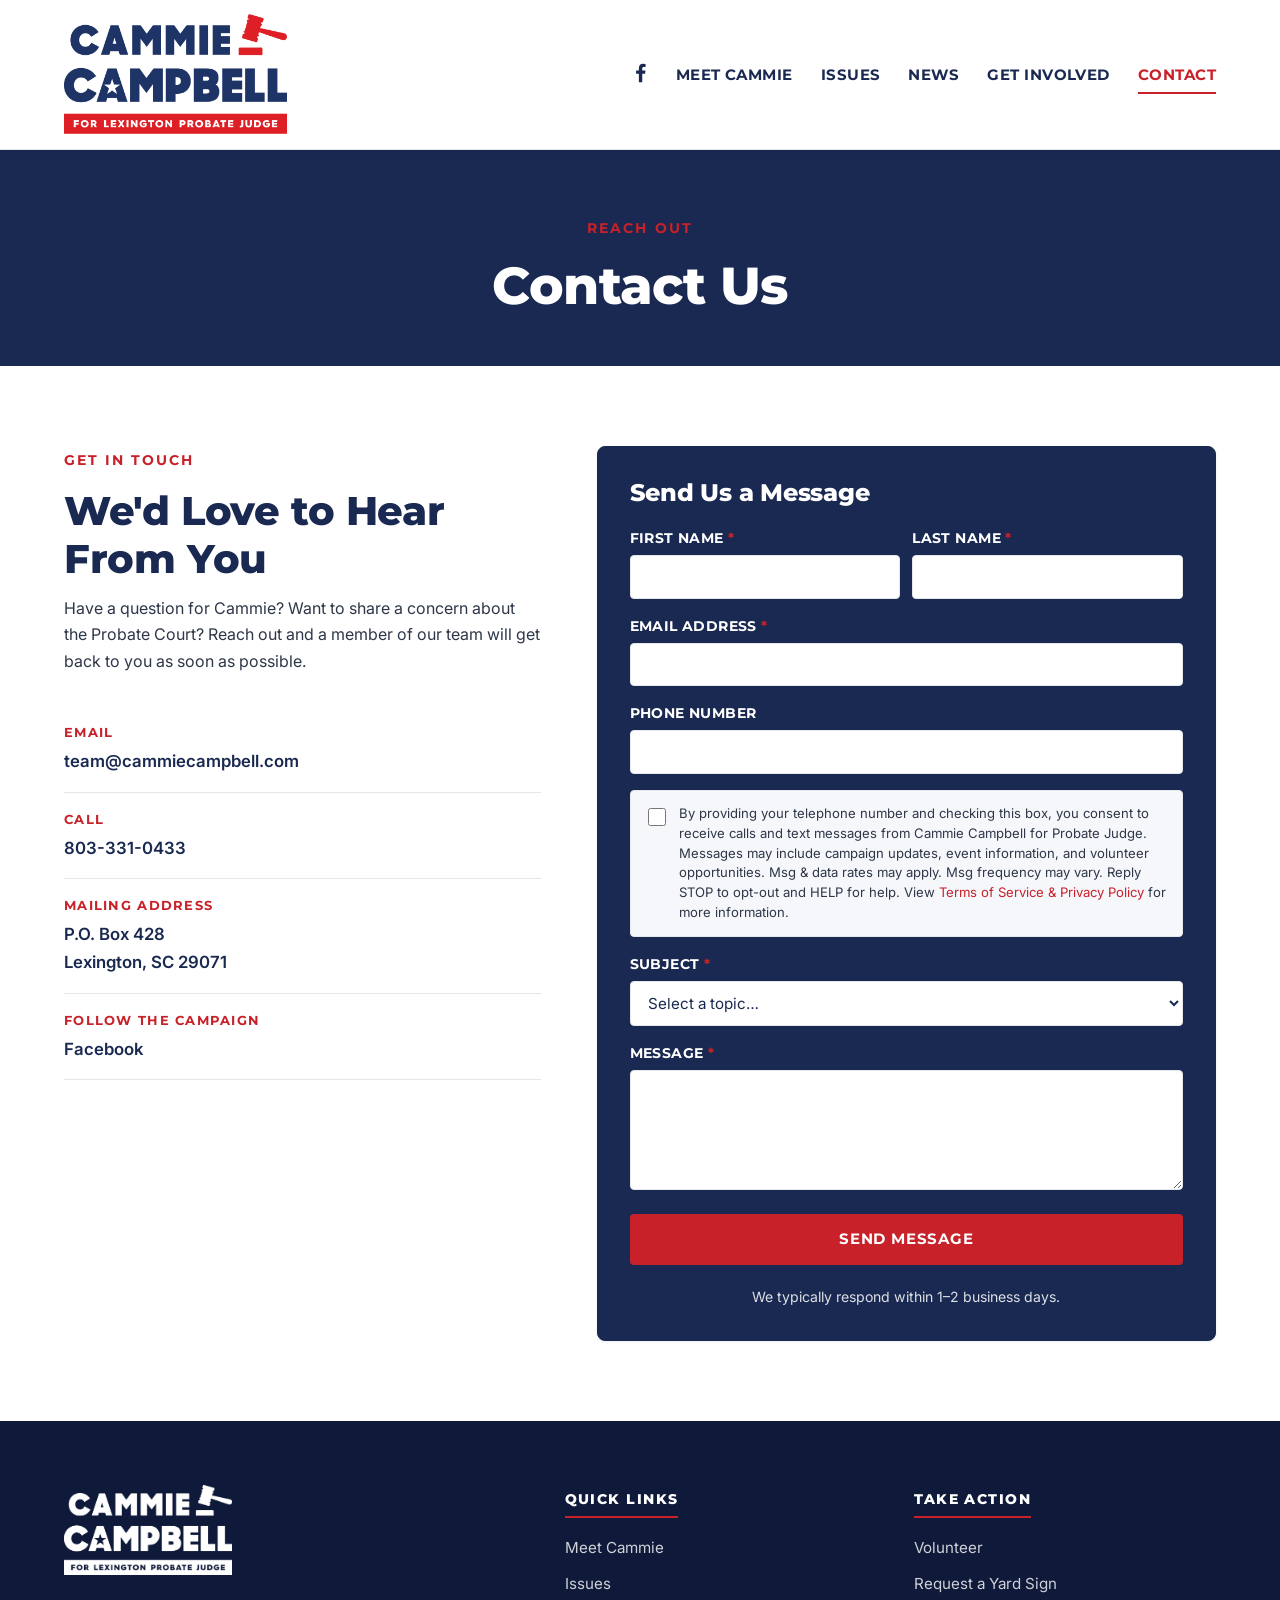
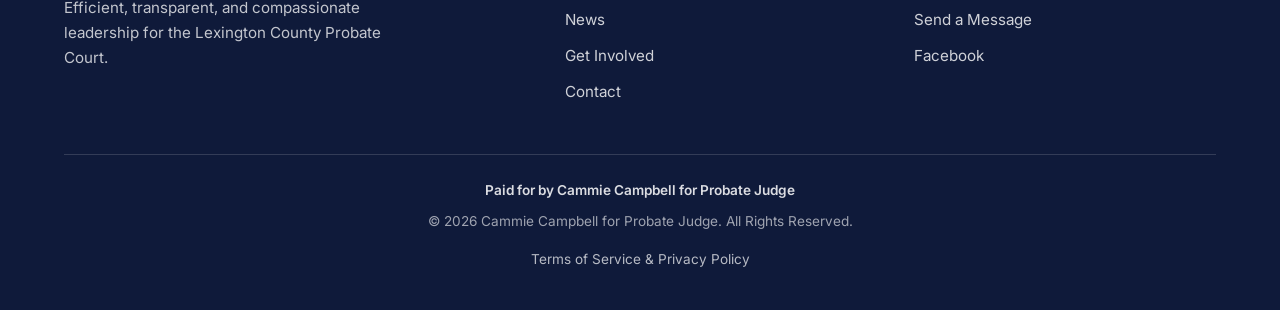
<file: contact/index.html>
<!DOCTYPE html>
<html lang="en">
<head>
<meta charset="UTF-8">
<meta name="viewport" content="width=device-width, initial-scale=1.0">
<title>Contact Us | Cammie Campbell for Probate Judge</title>
<meta name="description" content="Contact Cammie Campbell's campaign for Lexington County Probate Judge. Email, phone, and mailing address.">
<!-- Open Graph / Facebook / LinkedIn -->
<meta property="og:type" content="website">
<meta property="og:url" content="https://cammiecampbell.com/contact/">
<meta property="og:title" content="Contact | Cammie Campbell for Probate Judge">
<meta property="og:description" content="Get in touch with the Cammie Campbell for Probate Judge campaign. Send a message, ask a question, or share your support.">
<meta property="og:image" content="https://cammiecampbell.com/images/og-image.png">
<meta property="og:image:width" content="1200">
<meta property="og:image:height" content="630">
<meta property="og:site_name" content="Cammie Campbell for Probate Judge">
<!-- Twitter / X -->
<meta name="twitter:card" content="summary_large_image">
<meta name="twitter:url" content="https://cammiecampbell.com/contact/">
<meta name="twitter:title" content="Contact | Cammie Campbell for Probate Judge">
<meta name="twitter:description" content="Get in touch with the Cammie Campbell for Probate Judge campaign. Send a message, ask a question, or share your support.">
<meta name="twitter:image" content="https://cammiecampbell.com/images/og-image.png">
<link rel="icon" type="image/png" href="../images/favicon.png">
<link rel="preconnect" href="https://fonts.googleapis.com">
<link rel="preconnect" href="https://fonts.gstatic.com" crossorigin>
<link href="https://fonts.googleapis.com/css2?family=Inter:wght@400;500;600;700&family=Montserrat:wght@500;600;700;800;900&display=swap" rel="stylesheet">
<link rel="stylesheet" href="../css/styles.css">
</head>
<body>

<!-- =======================  HEADER  ======================= -->
<header class="site-header">
  <div class="header-inner">
    <a href="../" class="site-logo" aria-label="Cammie Campbell for Probate Judge — Home">
      <img src="../images/logo.webp" alt="Cammie Campbell for Probate Judge">
    </a>
    <button class="nav-toggle" aria-label="Toggle navigation" aria-expanded="false">
      <span></span><span></span><span></span>
    </button>
    <nav class="main-nav" aria-label="Main navigation">
      <a href="https://www.facebook.com/cammieforprobatejudge" target="_blank" rel="noopener" class="nav-facebook" aria-label="Follow on Facebook">
        <svg viewBox="0 0 24 24" width="22" height="22" fill="currentColor" aria-hidden="true">
          <path d="M15.12 5.32H17V2.14A26.11 26.11 0 0 0 14.26 2c-2.72 0-4.58 1.66-4.58 4.7v2.62H6.61v3.56h3.07V22h3.68v-9.12h3.06l.46-3.56h-3.52V7.05c0-1.05.28-1.73 1.76-1.73z"/>
        </svg>
      </a>
      <ul>
        <li><a href="../about/">Meet Cammie</a></li>
        <li><a href="../issues/">Issues</a></li>
        <li><a href="../news/">News</a></li>
        <li><a href="../get-involved/">Get Involved</a></li>
        <li><a href="../contact/" class="active">Contact</a></li>
      </ul>
    </nav>
  </div>
</header>

<!-- =======================  PAGE HERO  ======================= -->
<section class="page-hero">
  <div class="container">
    <span class="eyebrow">Reach Out</span>
    <h1>Contact Us</h1>
  </div>
</section>

<!-- =======================  CONTACT  ======================= -->
<section class="section">
  <div class="container">
    <div class="contact-grid">
      <div class="contact-info">
        <span class="eyebrow">Get in Touch</span>
        <h2>We'd Love to Hear From You</h2>
        <p>Have a question for Cammie? Want to share a concern about the Probate Court? Reach out and a member of our team will get back to you as soon as possible.</p>

        <ul class="contact-methods">
          <li>
            <span class="contact-label">Email</span>
            <span class="contact-value"><a href="mailto:team@cammiecampbell.com">team@cammiecampbell.com</a></span>
          </li>
          <li>
            <span class="contact-label">Call</span>
            <span class="contact-value"><a href="tel:+18033310433">803-331-0433</a></span>
          </li>
          <li>
            <span class="contact-label">Mailing Address</span>
            <span class="contact-value">P.O. Box 428<br>Lexington, SC 29071</span>
          </li>
          <li>
            <span class="contact-label">Follow the Campaign</span>
            <span class="contact-value"><a href="https://www.facebook.com/cammieforprobatejudge" target="_blank" rel="noopener">Facebook</a></span>
          </li>
        </ul>
      </div>

      <div class="contact-form-wrap">
        <h3>Send Us a Message</h3>

        <form class="web3-form" novalidate>
          <input type="hidden" name="access_key" value="a4688b7a-0fd7-4d82-8709-f1d672ed37c7">
          <input type="hidden" name="subject" value="New Contact Form Message — Cammie for Probate Judge">
          <input type="hidden" name="from_name" value="Cammie Campbell Website">
          <input type="checkbox" name="botcheck" style="display:none;">

          <div class="form-message success">Thank you for reaching out! We'll be in touch shortly.</div>
          <div class="form-message error">Something went wrong. Please try again or email us directly.</div>

          <div class="form-row">
            <div class="form-group">
              <label for="contact-first">First Name <span class="required">*</span></label>
              <input type="text" id="contact-first" name="First Name" required>
            </div>
            <div class="form-group">
              <label for="contact-last">Last Name <span class="required">*</span></label>
              <input type="text" id="contact-last" name="Last Name" required>
            </div>
          </div>

          <div class="form-group">
            <label for="contact-email">Email Address <span class="required">*</span></label>
            <input type="email" id="contact-email" name="Email" required>
          </div>

          <div class="form-group">
            <label for="contact-phone">Phone Number</label>
            <input type="tel" id="contact-phone" name="Phone">
          </div>

          <div class="checkbox-group">
            <input type="checkbox" id="contact-sms" name="SMS Consent" value="Yes">
            <label for="contact-sms">
              By providing your telephone number and checking this box, you consent to receive calls and text messages from Cammie Campbell for Probate Judge. Messages may include campaign updates, event information, and volunteer opportunities. Msg &amp; data rates may apply. Msg frequency may vary. Reply STOP to opt-out and HELP for help. View <a href="../privacy/">Terms of Service &amp; Privacy Policy</a> for more information.
            </label>
          </div>

          <div class="form-group">
            <label for="contact-subject">Subject <span class="required">*</span></label>
            <select id="contact-subject" name="Subject" required>
              <option value="">Select a topic…</option>
              <option value="General Inquiry">General Inquiry</option>
              <option value="Probate Court Issue or Concern">Probate Court Issue or Concern</option>
              <option value="Media Inquiry">Media Inquiry</option>
              <option value="Endorsement">Endorsement</option>
              <option value="Other">Other</option>
            </select>
          </div>

          <div class="form-group">
            <label for="contact-message">Message <span class="required">*</span></label>
            <textarea id="contact-message" name="Message" rows="5" required></textarea>
          </div>

          <button type="submit" class="btn btn-primary btn-block">Send Message</button>
        </form>

        <p style="text-align: center; color: var(--text-muted); font-size: 0.88rem; margin-top: 1.25rem; margin-bottom: 0;">We typically respond within 1–2 business days.</p>
      </div>
    </div>
  </div>
</section>

<!-- =======================  FOOTER  ======================= -->
<footer class="site-footer">
  <div class="container">
    <div class="footer-grid">
      <div class="footer-brand">
        <a href="../" class="site-logo" aria-label="Cammie Campbell for Probate Judge — Home">
          <img src="../images/logo-white.webp" alt="Cammie Campbell for Probate Judge">
        </a>
        <p>Efficient, transparent, and compassionate leadership for the Lexington County Probate Court.</p>
      </div>

      <div class="footer-col">
        <h4>Quick Links</h4>
        <ul>
          <li><a href="../about/">Meet Cammie</a></li>
          <li><a href="../issues/">Issues</a></li>
          <li><a href="../news/">News</a></li>
          <li><a href="../get-involved/">Get Involved</a></li>
          <li><a href="../contact/">Contact</a></li>
        </ul>
      </div>

      <div class="footer-col">
        <h4>Take Action</h4>
        <ul>
          <li><a href="../get-involved/">Volunteer</a></li>
          <li><a href="../get-involved/#yard-sign">Request a Yard Sign</a></li>
          <li><a href="../contact/">Send a Message</a></li>
          <li><a href="https://www.facebook.com/cammieforprobatejudge" target="_blank" rel="noopener">Facebook</a></li>
        </ul>
      </div>
    </div>

    <div class="footer-bottom">
      <p class="footer-disclaimer">Paid for by Cammie Campbell for Probate Judge</p>
      <p>© <span id="year">2026</span> Cammie Campbell for Probate Judge. All Rights Reserved.</p>
      <p><a href="../privacy/">Terms of Service &amp; Privacy Policy</a></p>
    </div>
  </div>
</footer>

<script>document.getElementById('year').textContent = new Date().getFullYear();</script>
<script src="../js/script.js"></script>
</body>
</html>
</file>
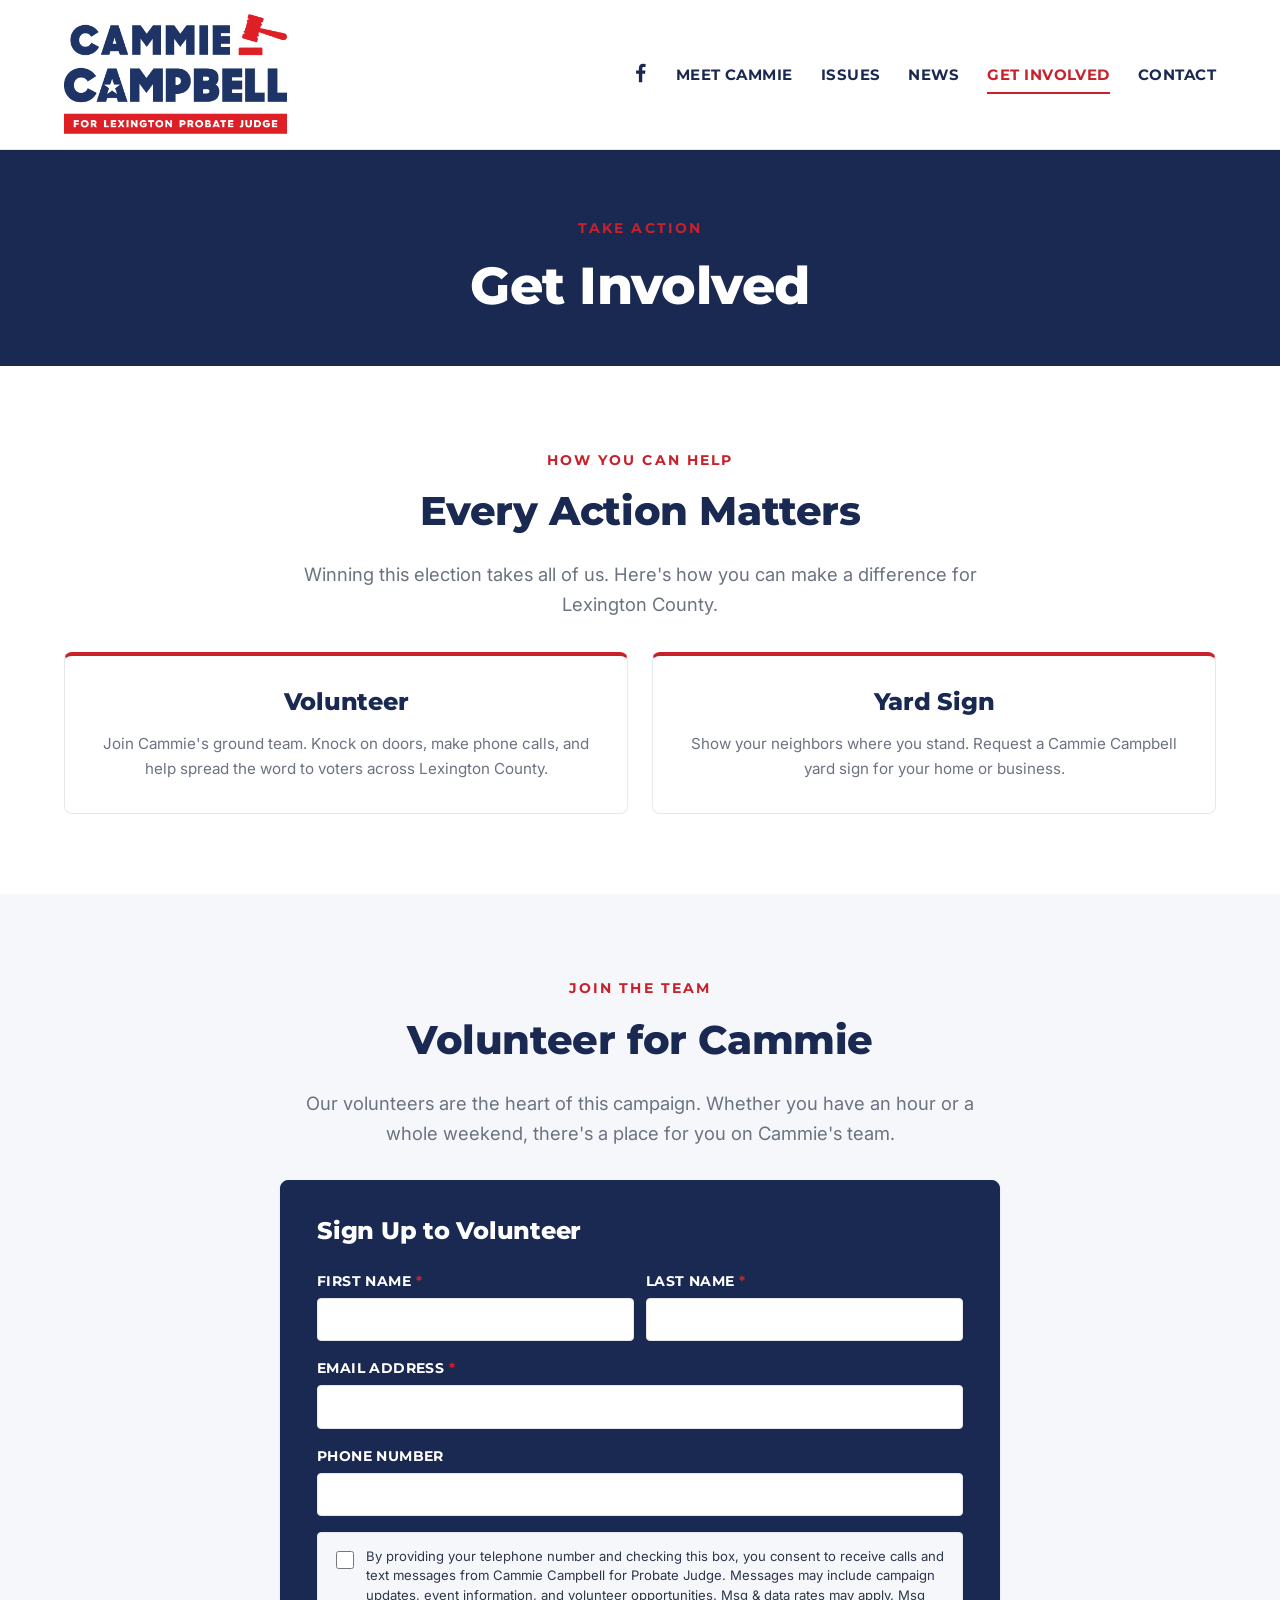
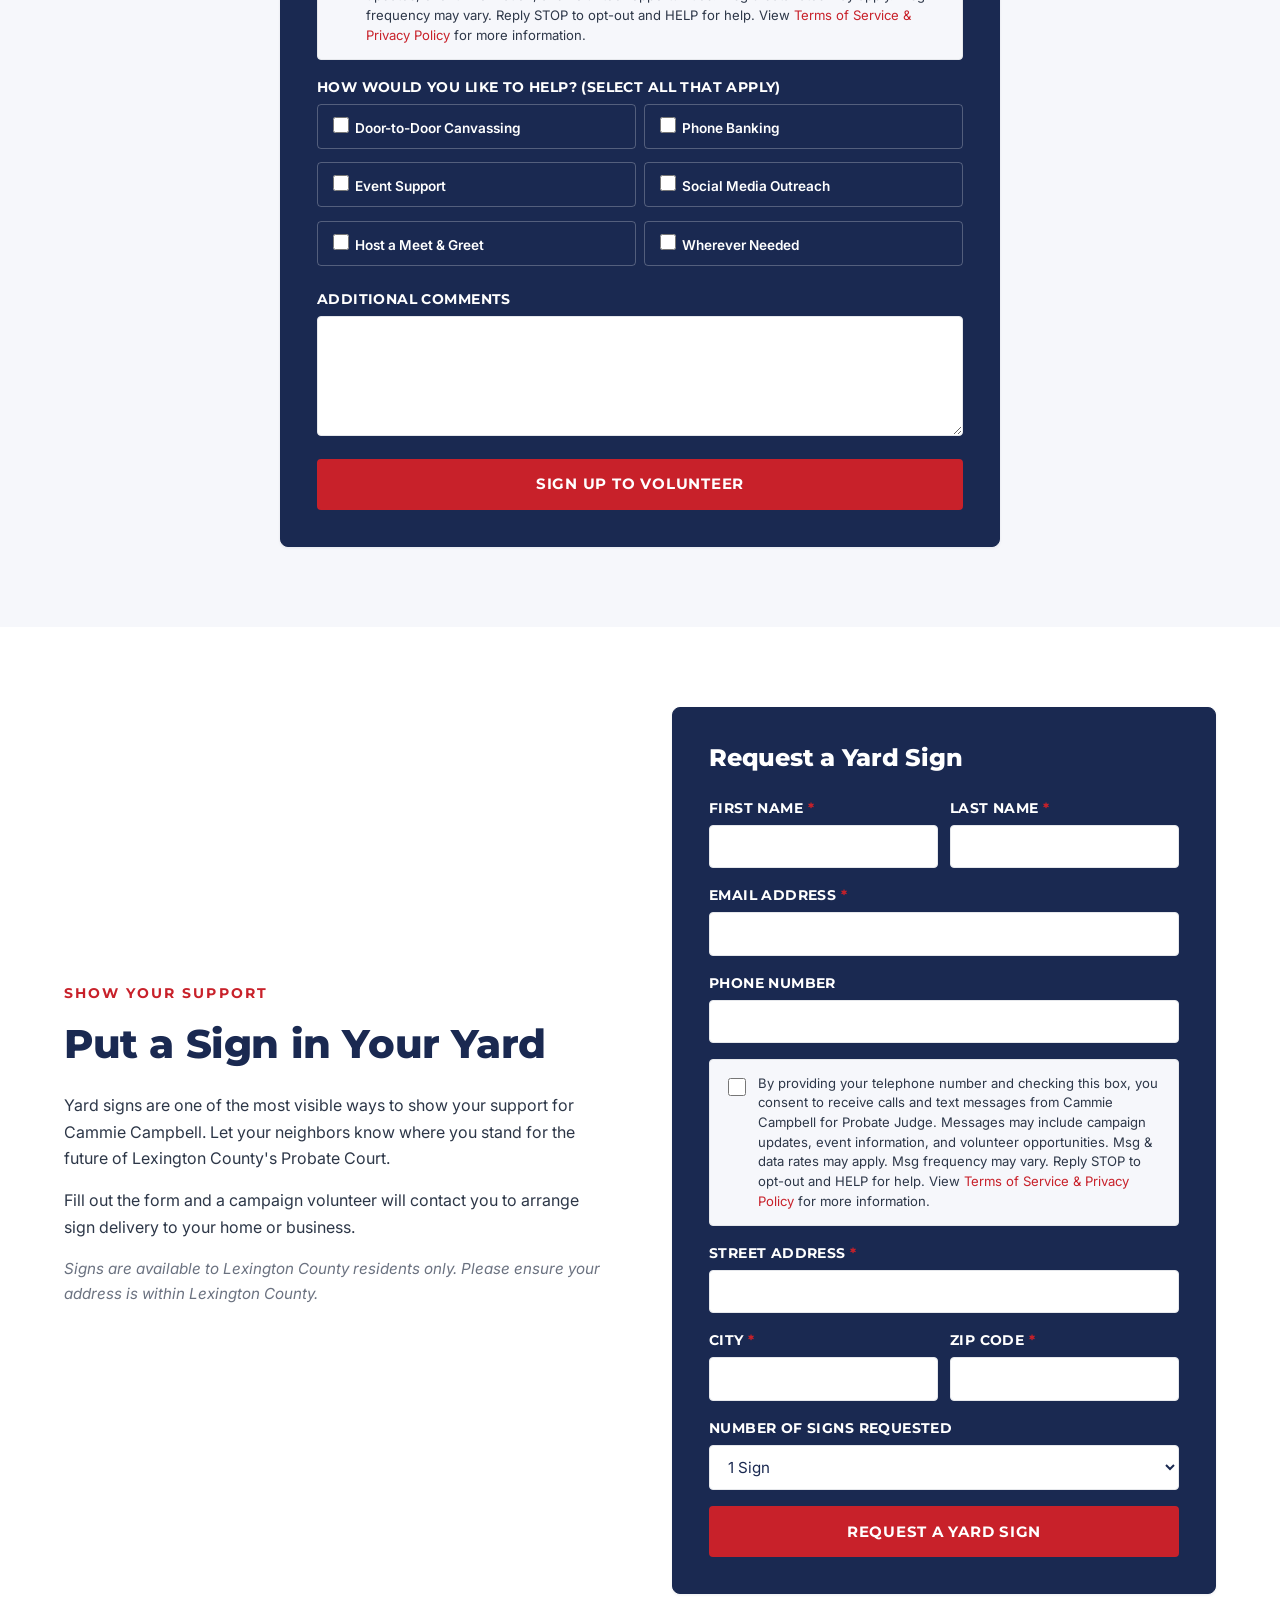
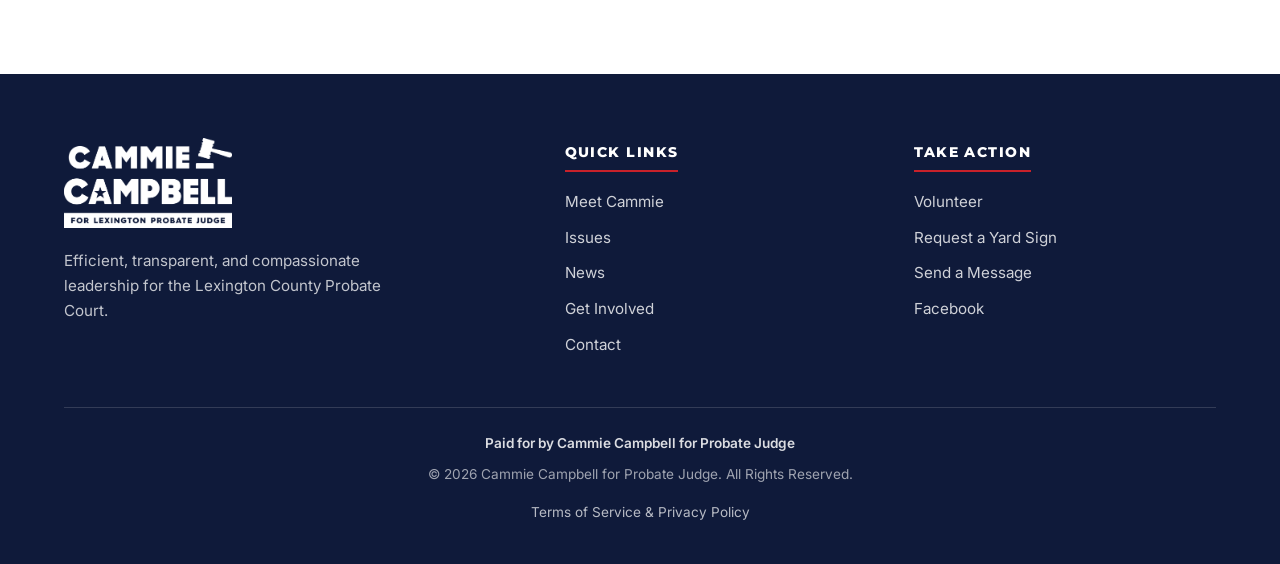
<file: get-involved/index.html>
<!DOCTYPE html>
<html lang="en">
<head>
<meta charset="UTF-8">
<meta name="viewport" content="width=device-width, initial-scale=1.0">
<title>Get Involved | Cammie Campbell for Probate Judge</title>
<meta name="description" content="Join Cammie Campbell's campaign for Lexington County Probate Judge. Volunteer or request a yard sign to support the campaign.">
<!-- Open Graph / Facebook / LinkedIn -->
<meta property="og:type" content="website">
<meta property="og:url" content="https://cammiecampbell.com/get-involved/">
<meta property="og:title" content="Get Involved | Cammie Campbell for Probate Judge">
<meta property="og:description" content="Join Cammie Campbell's campaign for Lexington County Probate Judge. Volunteer or request a yard sign to support the campaign.">
<meta property="og:image" content="https://cammiecampbell.com/images/og-image.png">
<meta property="og:image:width" content="1200">
<meta property="og:image:height" content="630">
<meta property="og:site_name" content="Cammie Campbell for Probate Judge">
<!-- Twitter / X -->
<meta name="twitter:card" content="summary_large_image">
<meta name="twitter:url" content="https://cammiecampbell.com/get-involved/">
<meta name="twitter:title" content="Get Involved | Cammie Campbell for Probate Judge">
<meta name="twitter:description" content="Join Cammie Campbell's campaign for Lexington County Probate Judge. Volunteer or request a yard sign to support the campaign.">
<meta name="twitter:image" content="https://cammiecampbell.com/images/og-image.png">
<link rel="icon" type="image/png" href="../images/favicon.png">
<link rel="preconnect" href="https://fonts.googleapis.com">
<link rel="preconnect" href="https://fonts.gstatic.com" crossorigin>
<link href="https://fonts.googleapis.com/css2?family=Inter:wght@400;500;600;700&family=Montserrat:wght@500;600;700;800;900&display=swap" rel="stylesheet">
<link rel="stylesheet" href="../css/styles.css">
</head>
<body>

<!-- =======================  HEADER  ======================= -->
<header class="site-header">
  <div class="header-inner">
    <a href="../" class="site-logo" aria-label="Cammie Campbell for Probate Judge — Home">
      <img src="../images/logo.webp" alt="Cammie Campbell for Probate Judge">
    </a>
    <button class="nav-toggle" aria-label="Toggle navigation" aria-expanded="false">
      <span></span><span></span><span></span>
    </button>
    <nav class="main-nav" aria-label="Main navigation">
      <a href="https://www.facebook.com/cammieforprobatejudge" target="_blank" rel="noopener" class="nav-facebook" aria-label="Follow on Facebook">
        <svg viewBox="0 0 24 24" width="22" height="22" fill="currentColor" aria-hidden="true">
          <path d="M15.12 5.32H17V2.14A26.11 26.11 0 0 0 14.26 2c-2.72 0-4.58 1.66-4.58 4.7v2.62H6.61v3.56h3.07V22h3.68v-9.12h3.06l.46-3.56h-3.52V7.05c0-1.05.28-1.73 1.76-1.73z"/>
        </svg>
      </a>
      <ul>
        <li><a href="../about/">Meet Cammie</a></li>
        <li><a href="../issues/">Issues</a></li>
        <li><a href="../news/">News</a></li>
        <li><a href="../get-involved/" class="active">Get Involved</a></li>
        <li><a href="../contact/">Contact</a></li>
      </ul>
    </nav>
  </div>
</header>

<!-- =======================  PAGE HERO  ======================= -->
<section class="page-hero">
  <div class="container">
    <span class="eyebrow">Take Action</span>
    <h1>Get Involved</h1>
  </div>
</section>

<!-- =======================  INTRO TRIO  ======================= -->
<section class="section">
  <div class="container text-center">
    <span class="eyebrow">How You Can Help</span>
    <h2>Every Action Matters</h2>
    <p class="lead">Winning this election takes all of us. Here's how you can make a difference for Lexington County.</p>

    <div class="involvement-intro">
      <div class="involvement-card">
        <h3>Volunteer</h3>
        <p>Join Cammie's ground team. Knock on doors, make phone calls, and help spread the word to voters across Lexington County.</p>
      </div>

      <div class="involvement-card">
        <h3>Yard Sign</h3>
        <p>Show your neighbors where you stand. Request a Cammie Campbell yard sign for your home or business.</p>
      </div>
    </div>
  </div>
</section>

<!-- =======================  VOLUNTEER SECTION  ======================= -->
<section class="section section-light" id="volunteer">
  <div class="container">
    <div class="text-center" style="margin-bottom: 2rem;">
      <span class="eyebrow">Join the Team</span>
      <h2>Volunteer for Cammie</h2>
      <p class="lead">Our volunteers are the heart of this campaign. Whether you have an hour or a whole weekend, there's a place for you on Cammie's team.</p>
    </div>

    <div class="form-wrap">
      <h3>Sign Up to Volunteer</h3>

      <form class="web3-form" novalidate>
        <input type="hidden" name="access_key" value="a4688b7a-0fd7-4d82-8709-f1d672ed37c7">
        <input type="hidden" name="subject" value="New Volunteer Sign-Up — Cammie for Probate Judge">
        <input type="hidden" name="from_name" value="Cammie Campbell Website">
        <input type="checkbox" name="botcheck" style="display:none;">

        <div class="form-message success">Thank you! We'll be in touch soon.</div>
        <div class="form-message error">Something went wrong. Please try again.</div>

        <div class="form-row">
          <div class="form-group">
            <label for="vol-first">First Name <span class="required">*</span></label>
            <input type="text" id="vol-first" name="First Name" required>
          </div>
          <div class="form-group">
            <label for="vol-last">Last Name <span class="required">*</span></label>
            <input type="text" id="vol-last" name="Last Name" required>
          </div>
        </div>

        <div class="form-group">
          <label for="vol-email">Email Address <span class="required">*</span></label>
          <input type="email" id="vol-email" name="Email" required>
        </div>

        <div class="form-group">
          <label for="vol-phone">Phone Number</label>
          <input type="tel" id="vol-phone" name="Phone">
        </div>

        <div class="checkbox-group">
          <input type="checkbox" id="vol-sms" name="SMS Consent" value="Yes">
          <label for="vol-sms">
            By providing your telephone number and checking this box, you consent to receive calls and text messages from Cammie Campbell for Probate Judge. Messages may include campaign updates, event information, and volunteer opportunities. Msg &amp; data rates may apply. Msg frequency may vary. Reply STOP to opt-out and HELP for help. View <a href="../privacy/">Terms of Service &amp; Privacy Policy</a> for more information.
          </label>
        </div>

        <div class="form-group">
          <label>How would you like to help? (select all that apply)</label>
          <div class="checkbox-list">
            <label class="checkbox-item">
              <input type="checkbox" name="Volunteer Interests" value="Door-to-Door Canvassing"> Door-to-Door Canvassing
            </label>
            <label class="checkbox-item">
              <input type="checkbox" name="Volunteer Interests" value="Phone Banking"> Phone Banking
            </label>
            <label class="checkbox-item">
              <input type="checkbox" name="Volunteer Interests" value="Event Support"> Event Support
            </label>
            <label class="checkbox-item">
              <input type="checkbox" name="Volunteer Interests" value="Social Media Outreach"> Social Media Outreach
            </label>
            <label class="checkbox-item">
              <input type="checkbox" name="Volunteer Interests" value="Host a Meet & Greet"> Host a Meet &amp; Greet
            </label>
            <label class="checkbox-item">
              <input type="checkbox" name="Volunteer Interests" value="Wherever Needed"> Wherever Needed
            </label>
          </div>
        </div>

        <div class="form-group">
          <label for="vol-comments">Additional Comments</label>
          <textarea id="vol-comments" name="Comments" rows="4"></textarea>
        </div>

        <button type="submit" class="btn btn-primary btn-block">Sign Up to Volunteer</button>
      </form>
    </div>
  </div>
</section>

<!-- =======================  YARD SIGN SECTION  ======================= -->
<section class="section" id="yard-sign">
  <div class="container">
    <div class="split-section">
      <div class="split-content">
        <span class="eyebrow">Show Your Support</span>
        <h2>Put a Sign in Your Yard</h2>
        <p>Yard signs are one of the most visible ways to show your support for Cammie Campbell. Let your neighbors know where you stand for the future of Lexington County's Probate Court.</p>
        <p>Fill out the form and a campaign volunteer will contact you to arrange sign delivery to your home or business.</p>
        <p style="color: var(--text-muted); font-size: 0.95rem;"><em>Signs are available to Lexington County residents only. Please ensure your address is within Lexington County.</em></p>
      </div>

      <div class="form-wrap" style="margin: 0;">
        <h3>Request a Yard Sign</h3>

        <form class="web3-form" novalidate>
          <input type="hidden" name="access_key" value="a4688b7a-0fd7-4d82-8709-f1d672ed37c7">
          <input type="hidden" name="subject" value="New Yard Sign Request — Cammie for Probate Judge">
          <input type="hidden" name="from_name" value="Cammie Campbell Website">
          <input type="checkbox" name="botcheck" style="display:none;">

          <div class="form-message success">Request received! We'll be in touch to arrange delivery.</div>
          <div class="form-message error">Something went wrong. Please try again.</div>

          <div class="form-row">
            <div class="form-group">
              <label for="sign-first">First Name <span class="required">*</span></label>
              <input type="text" id="sign-first" name="First Name" required>
            </div>
            <div class="form-group">
              <label for="sign-last">Last Name <span class="required">*</span></label>
              <input type="text" id="sign-last" name="Last Name" required>
            </div>
          </div>

          <div class="form-group">
            <label for="sign-email">Email Address <span class="required">*</span></label>
            <input type="email" id="sign-email" name="Email" required>
          </div>

          <div class="form-group">
            <label for="sign-phone">Phone Number</label>
            <input type="tel" id="sign-phone" name="Phone">
          </div>

          <div class="checkbox-group">
            <input type="checkbox" id="sign-sms" name="SMS Consent" value="Yes">
            <label for="sign-sms">
              By providing your telephone number and checking this box, you consent to receive calls and text messages from Cammie Campbell for Probate Judge. Messages may include campaign updates, event information, and volunteer opportunities. Msg &amp; data rates may apply. Msg frequency may vary. Reply STOP to opt-out and HELP for help. View <a href="../privacy/">Terms of Service &amp; Privacy Policy</a> for more information.
            </label>
          </div>

          <div class="form-group">
            <label for="sign-address">Street Address <span class="required">*</span></label>
            <input type="text" id="sign-address" name="Street Address" required>
          </div>

          <div class="form-row">
            <div class="form-group">
              <label for="sign-city">City <span class="required">*</span></label>
              <input type="text" id="sign-city" name="City" required>
            </div>
            <div class="form-group">
              <label for="sign-zip">ZIP Code <span class="required">*</span></label>
              <input type="text" id="sign-zip" name="ZIP Code" required>
            </div>
          </div>

          <div class="form-group">
            <label for="sign-count">Number of Signs Requested</label>
            <select id="sign-count" name="Number of Signs">
              <option value="1 Sign">1 Sign</option>
              <option value="2 Signs">2 Signs</option>
              <option value="3 Signs">3 Signs</option>
              <option value="4 or more">4 or more</option>
            </select>
          </div>

          <button type="submit" class="btn btn-primary btn-block">Request a Yard Sign</button>
        </form>
      </div>
    </div>
  </div>
</section>

<!-- =======================  FOOTER  ======================= -->
<footer class="site-footer">
  <div class="container">
    <div class="footer-grid">
      <div class="footer-brand">
        <a href="../" class="site-logo" aria-label="Cammie Campbell for Probate Judge — Home">
          <img src="../images/logo-white.webp" alt="Cammie Campbell for Probate Judge">
        </a>
        <p>Efficient, transparent, and compassionate leadership for the Lexington County Probate Court.</p>
      </div>

      <div class="footer-col">
        <h4>Quick Links</h4>
        <ul>
          <li><a href="../about/">Meet Cammie</a></li>
          <li><a href="../issues/">Issues</a></li>
          <li><a href="../news/">News</a></li>
          <li><a href="../get-involved/">Get Involved</a></li>
          <li><a href="../contact/">Contact</a></li>
        </ul>
      </div>

      <div class="footer-col">
        <h4>Take Action</h4>
        <ul>
          <li><a href="../get-involved/">Volunteer</a></li>
          <li><a href="../get-involved/#yard-sign">Request a Yard Sign</a></li>
          <li><a href="../contact/">Send a Message</a></li>
          <li><a href="https://www.facebook.com/cammieforprobatejudge" target="_blank" rel="noopener">Facebook</a></li>
        </ul>
      </div>
    </div>

    <div class="footer-bottom">
      <p class="footer-disclaimer">Paid for by Cammie Campbell for Probate Judge</p>
      <p>© <span id="year">2026</span> Cammie Campbell for Probate Judge. All Rights Reserved.</p>
      <p><a href="../privacy/">Terms of Service &amp; Privacy Policy</a></p>
    </div>
  </div>
</footer>

<script>document.getElementById('year').textContent = new Date().getFullYear();</script>
<script src="../js/script.js"></script>
</body>
</html>
</file>
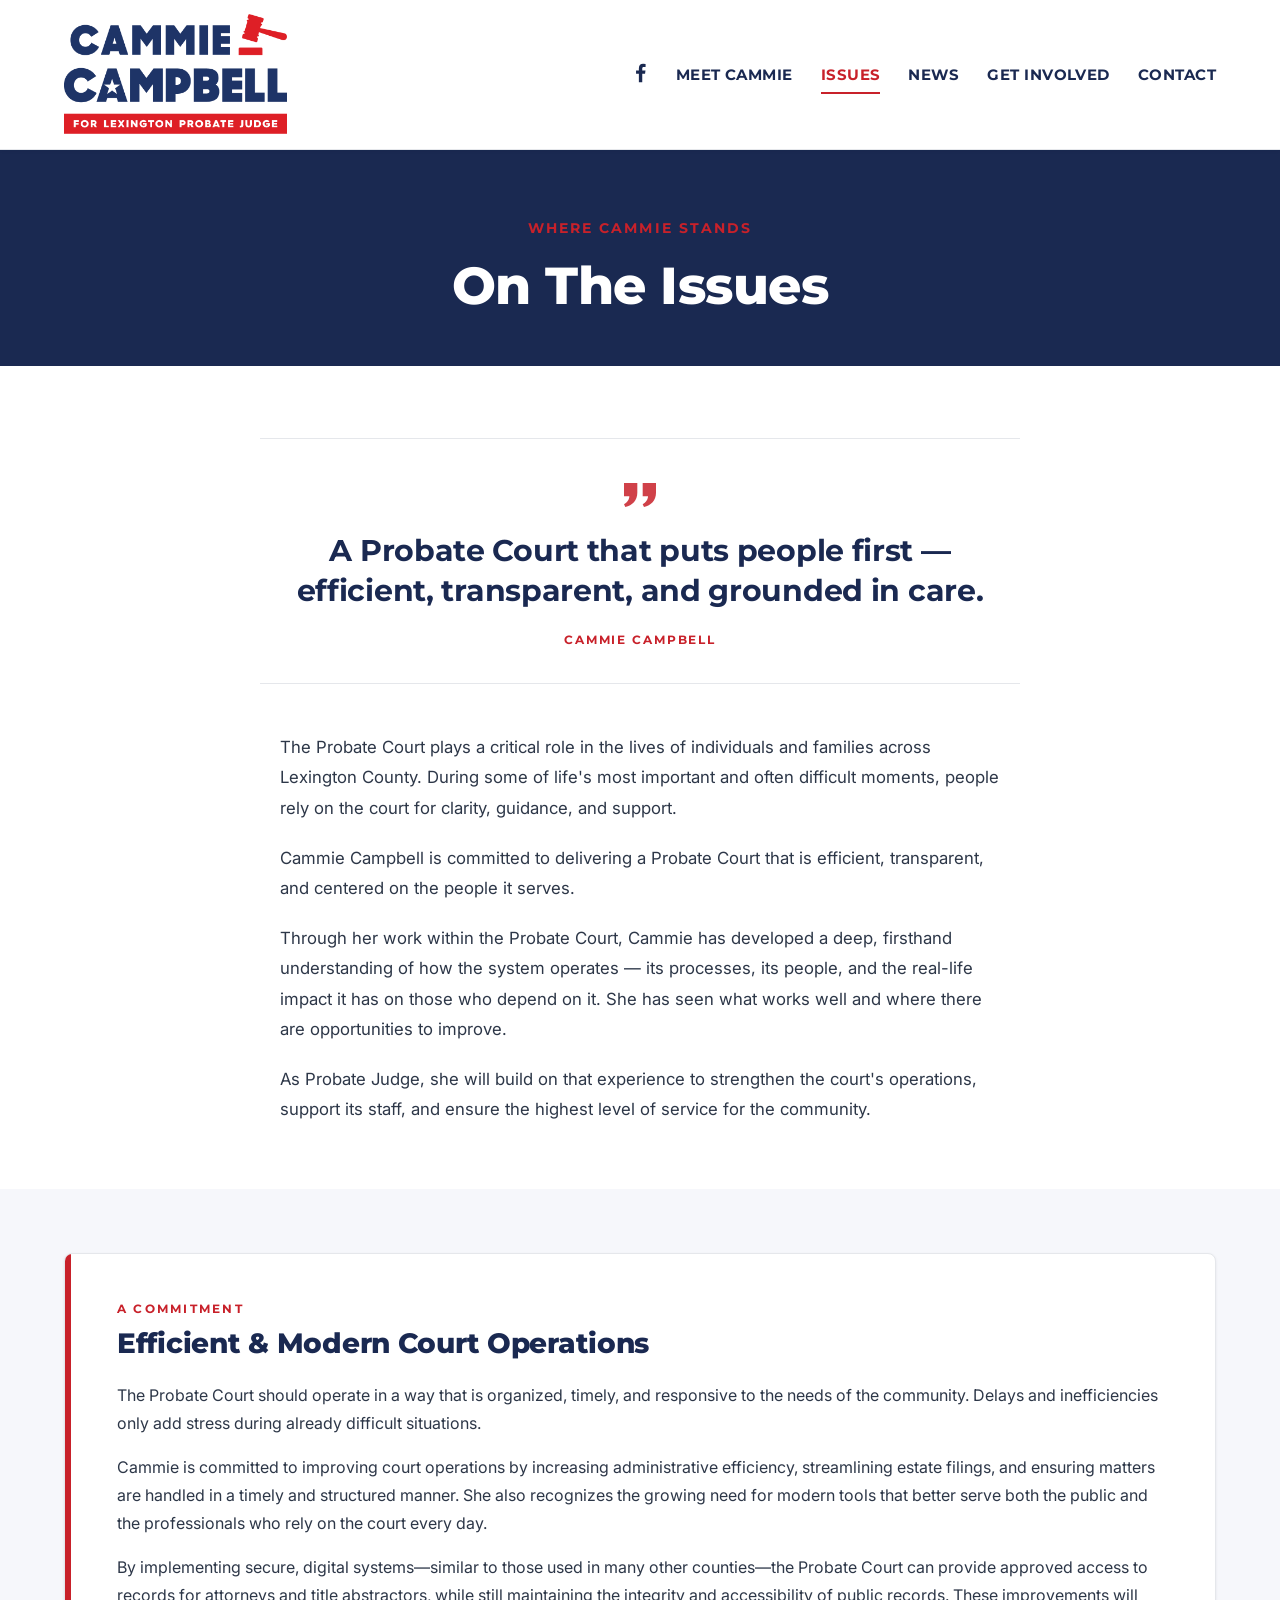
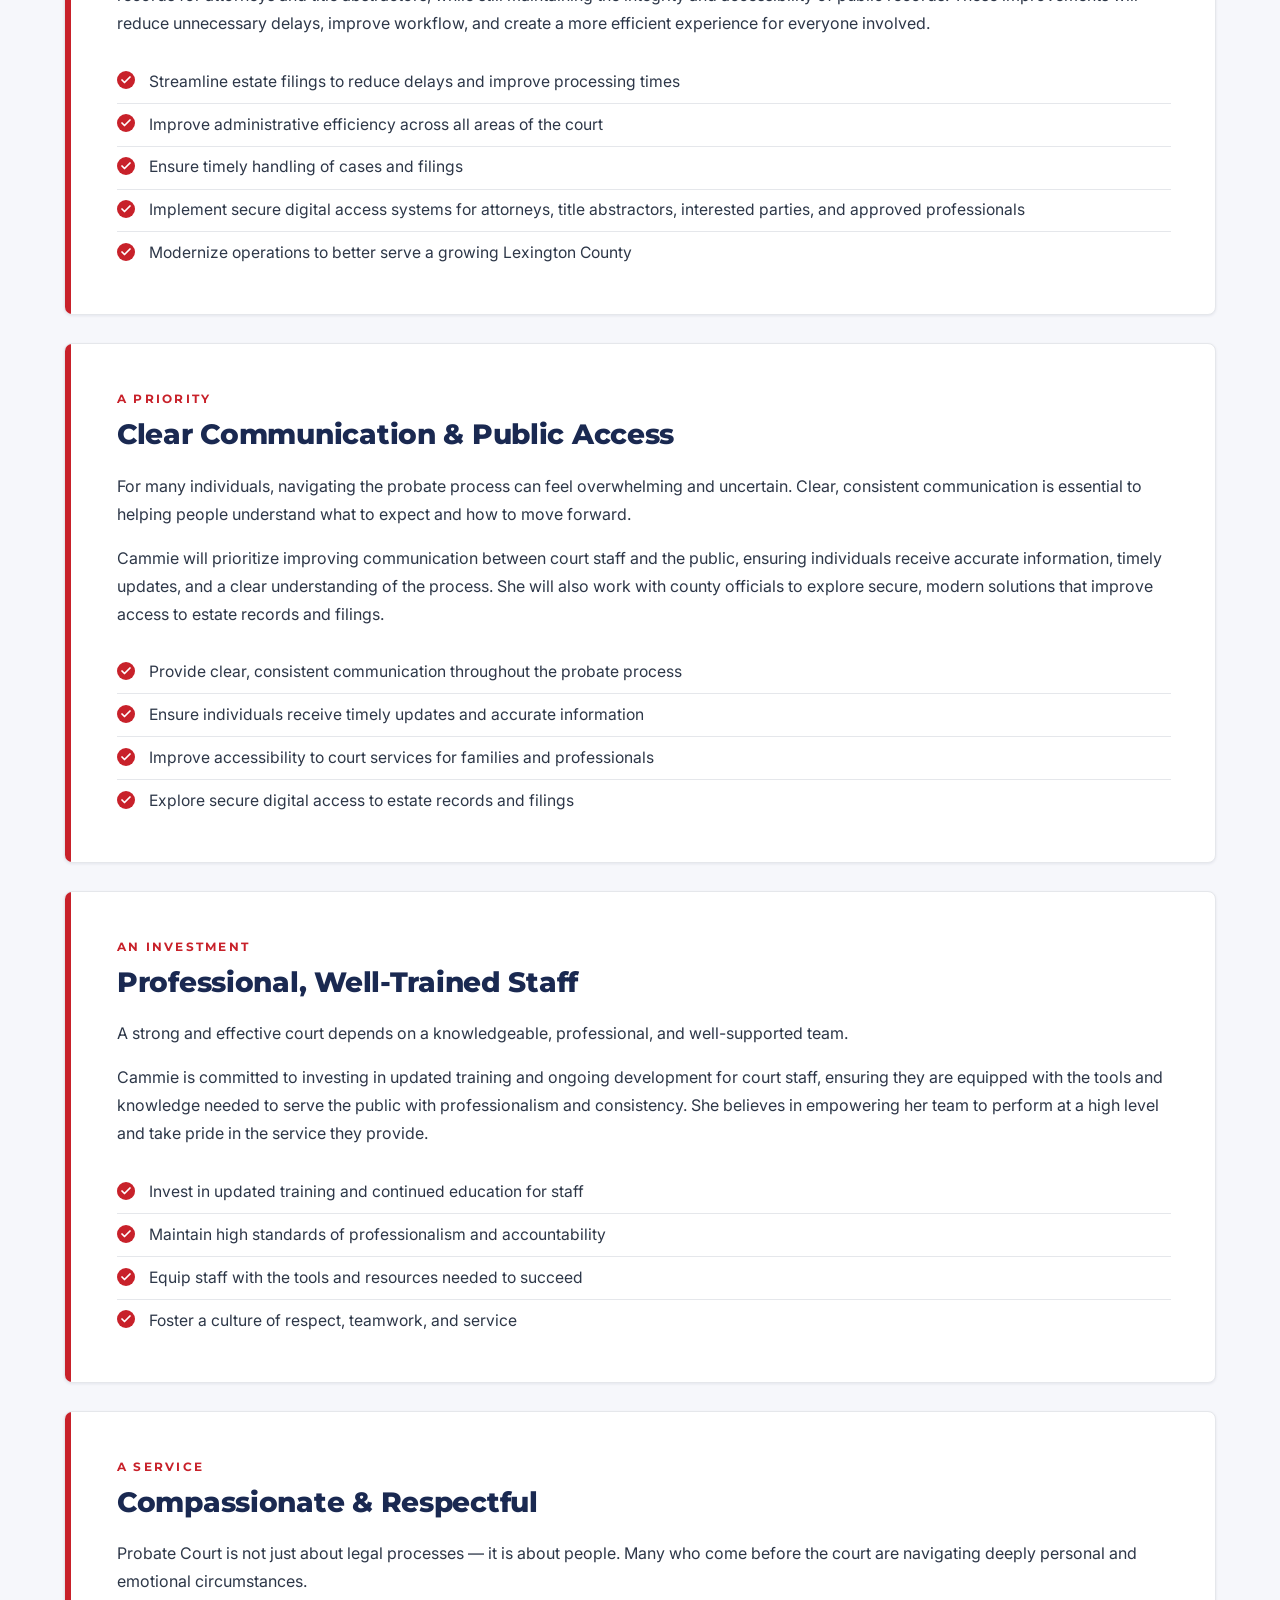
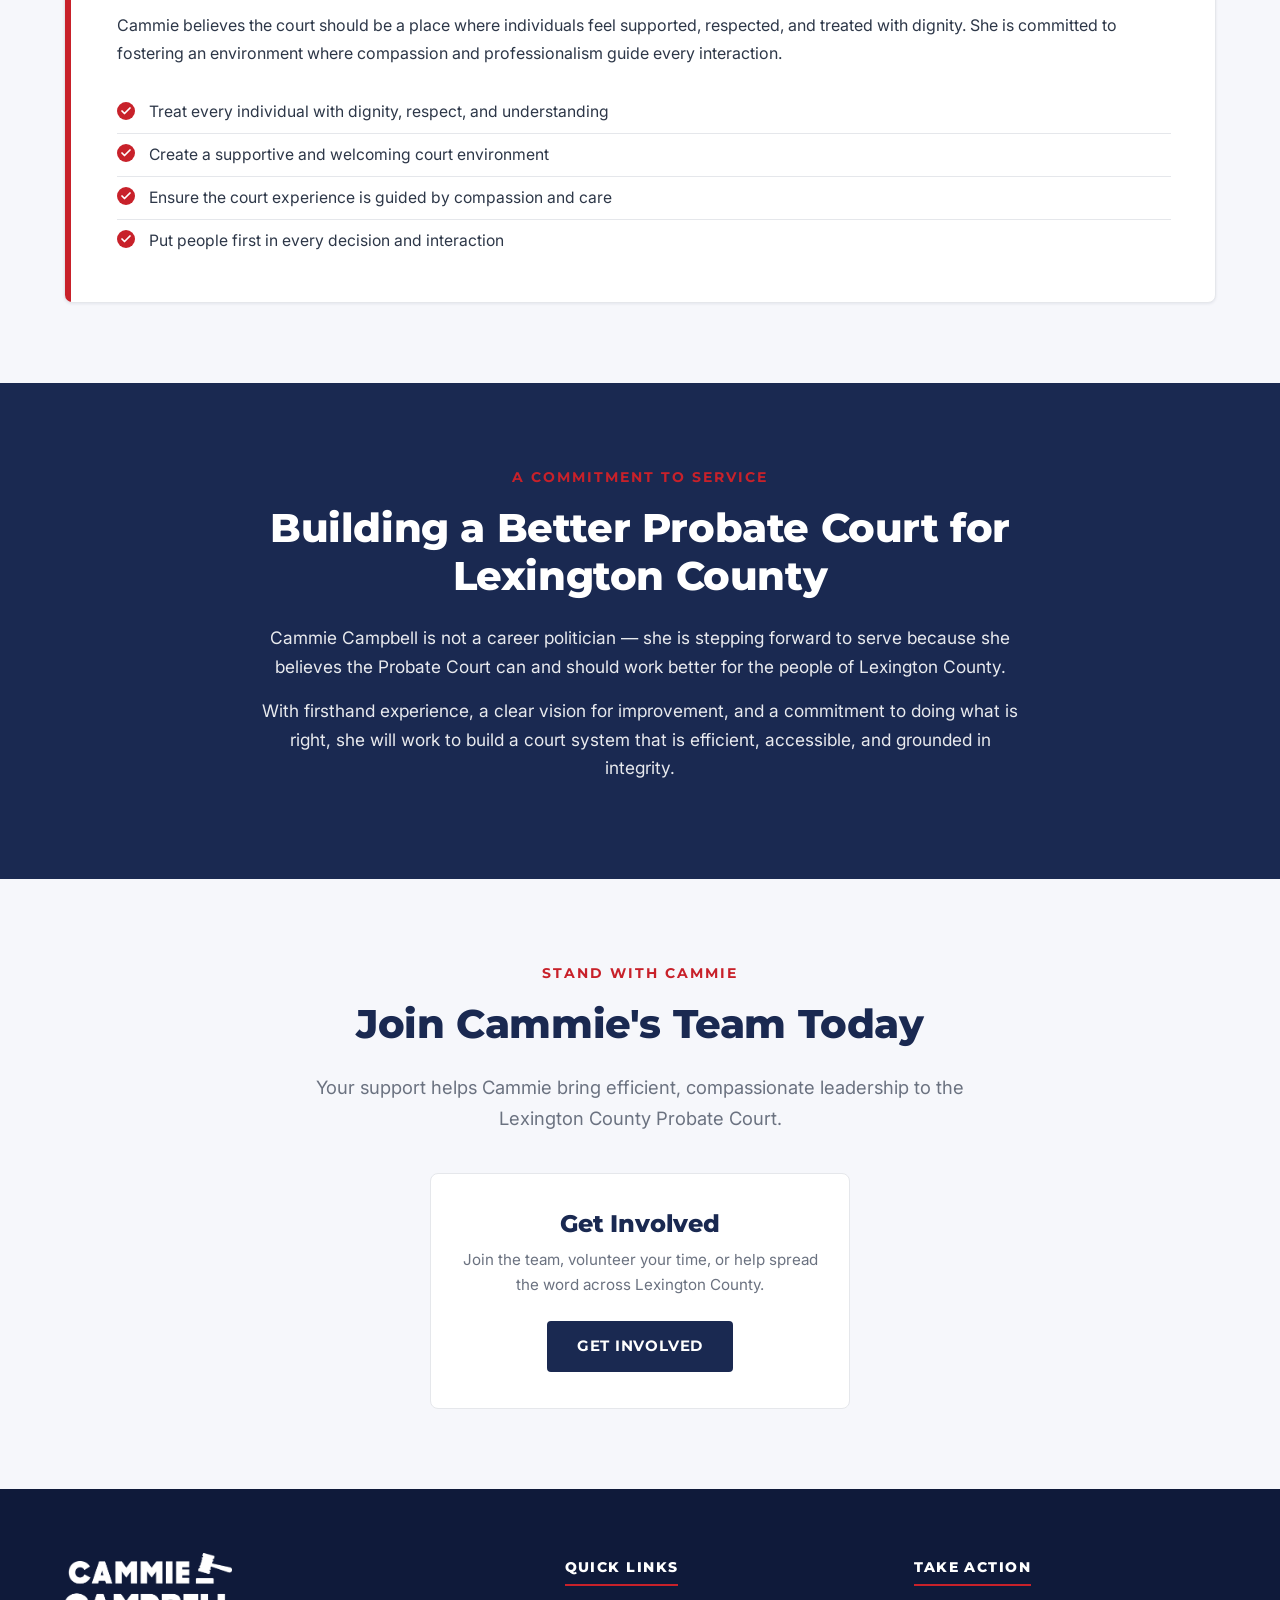
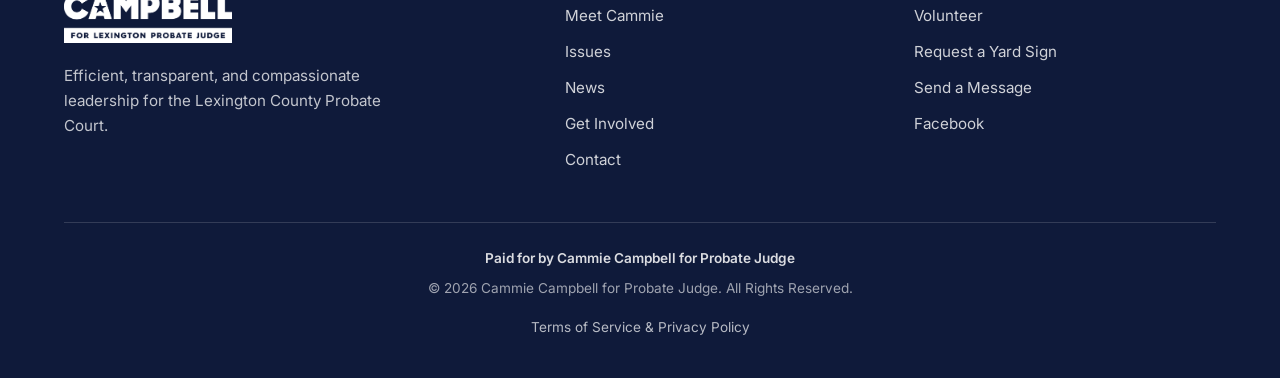
<file: issues/index.html>
<!DOCTYPE html>
<html lang="en">
<head>
<meta charset="UTF-8">
<meta name="viewport" content="width=device-width, initial-scale=1.0">
<title>On The Issues | Cammie Campbell for Probate Judge</title>
<meta name="description" content="Where Cammie Campbell stands on the issues facing the Lexington County Probate Court — efficiency, communication, staff training, and compassionate service.">
<!-- Open Graph / Facebook / LinkedIn -->
<meta property="og:type" content="website">
<meta property="og:url" content="https://cammiecampbell.com/issues/">
<meta property="og:title" content="On The Issues | Cammie Campbell for Probate Judge">
<meta property="og:description" content="Where Cammie Campbell stands on the issues facing the Lexington County Probate Court — efficiency, communication, staff training, and compassionate service.">
<meta property="og:image" content="https://cammiecampbell.com/images/og-image.png">
<meta property="og:image:width" content="1200">
<meta property="og:image:height" content="630">
<meta property="og:site_name" content="Cammie Campbell for Probate Judge">
<!-- Twitter / X -->
<meta name="twitter:card" content="summary_large_image">
<meta name="twitter:url" content="https://cammiecampbell.com/issues/">
<meta name="twitter:title" content="On The Issues | Cammie Campbell for Probate Judge">
<meta name="twitter:description" content="Where Cammie Campbell stands on the issues facing the Lexington County Probate Court — efficiency, communication, staff training, and compassionate service.">
<meta name="twitter:image" content="https://cammiecampbell.com/images/og-image.png">
<link rel="icon" type="image/png" href="../images/favicon.png">
<link rel="preconnect" href="https://fonts.googleapis.com">
<link rel="preconnect" href="https://fonts.gstatic.com" crossorigin>
<link href="https://fonts.googleapis.com/css2?family=Inter:wght@400;500;600;700&family=Montserrat:wght@500;600;700;800;900&display=swap" rel="stylesheet">
<link rel="stylesheet" href="../css/styles.css">
</head>
<body>

<!-- =======================  HEADER  ======================= -->
<header class="site-header">
  <div class="header-inner">
    <a href="../" class="site-logo" aria-label="Cammie Campbell for Probate Judge — Home">
      <img src="../images/logo.webp" alt="Cammie Campbell for Probate Judge">
    </a>
    <button class="nav-toggle" aria-label="Toggle navigation" aria-expanded="false">
      <span></span><span></span><span></span>
    </button>
    <nav class="main-nav" aria-label="Main navigation">
      <a href="https://www.facebook.com/cammieforprobatejudge" target="_blank" rel="noopener" class="nav-facebook" aria-label="Follow on Facebook">
        <svg viewBox="0 0 24 24" width="22" height="22" fill="currentColor" aria-hidden="true">
          <path d="M15.12 5.32H17V2.14A26.11 26.11 0 0 0 14.26 2c-2.72 0-4.58 1.66-4.58 4.7v2.62H6.61v3.56h3.07V22h3.68v-9.12h3.06l.46-3.56h-3.52V7.05c0-1.05.28-1.73 1.76-1.73z"/>
        </svg>
      </a>
      <ul>
        <li><a href="../about/">Meet Cammie</a></li>
        <li><a href="../issues/" class="active">Issues</a></li>
        <li><a href="../news/">News</a></li>
        <li><a href="../get-involved/">Get Involved</a></li>
        <li><a href="../contact/">Contact</a></li>
      </ul>
    </nav>
  </div>
</header>

<!-- =======================  PAGE HERO  ======================= -->
<section class="page-hero">
  <div class="container">
    <span class="eyebrow">Where Cammie Stands</span>
    <h1>On The Issues</h1>
  </div>
</section>

<!-- =======================  INTRO  ======================= -->
<section class="issues-intro">
  <div class="container-narrow">
    <figure class="issues-pullquote">
      <svg class="issues-pullquote-icon" xmlns="http://www.w3.org/2000/svg" viewBox="0 0 24 24" fill="currentColor" aria-hidden="true">
        <path d="M9.983 3v7.391c0 5.704-3.731 9.57-8.983 10.609l-.995-2.151c2.432-.917 3.995-3.638 3.995-5.849h-4v-10h9.983zm14.017 0v7.391c0 5.704-3.748 9.571-9 10.609l-.996-2.151c2.433-.917 3.996-3.638 3.996-5.849h-3.983v-10h9.983z"/>
      </svg>
      <blockquote class="issues-pullquote-text">
        A Probate Court that puts people first &mdash; efficient, transparent, and grounded in care.
      </blockquote>
      <figcaption class="issues-pullquote-attribution">Cammie Campbell</figcaption>
    </figure>

    <div class="issues-intro-prose">
      <p>The Probate Court plays a critical role in the lives of individuals and families across Lexington County. During some of life's most important and often difficult moments, people rely on the court for clarity, guidance, and support.</p>
      <p>Cammie Campbell is committed to delivering a Probate Court that is efficient, transparent, and centered on the people it serves.</p>
      <p>Through her work within the Probate Court, Cammie has developed a deep, firsthand understanding of how the system operates &mdash; its processes, its people, and the real-life impact it has on those who depend on it. She has seen what works well and where there are opportunities to improve.</p>
      <p>As Probate Judge, she will build on that experience to strengthen the court's operations, support its staff, and ensure the highest level of service for the community.</p>
    </div>
  </div>
</section>

<!-- =======================  ISSUES GRID  ======================= -->
<section class="issues-section">
  <div class="container">

    <article class="issue-card" id="efficient-operations">
      <span class="issue-card-number">A Commitment</span>
      <h2>Efficient &amp; Modern Court Operations</h2>
      <p>The Probate Court should operate in a way that is organized, timely, and responsive to the needs of the community. Delays and inefficiencies only add stress during already difficult situations.</p>
      <p>Cammie is committed to improving court operations by increasing administrative efficiency, streamlining estate filings, and ensuring matters are handled in a timely and structured manner. She also recognizes the growing need for modern tools that better serve both the public and the professionals who rely on the court every day.</p>
      <p>By implementing secure, digital systems&mdash;similar to those used in many other counties&mdash;the Probate Court can provide approved access to records for attorneys and title abstractors, while still maintaining the integrity and accessibility of public records. These improvements will reduce unnecessary delays, improve workflow, and create a more efficient experience for everyone involved.</p>
      <ul class="issue-checklist">
        <li>Streamline estate filings to reduce delays and improve processing times</li>
        <li>Improve administrative efficiency across all areas of the court</li>
        <li>Ensure timely handling of cases and filings</li>
        <li>Implement secure digital access systems for attorneys, title abstractors, interested parties, and approved professionals</li>
        <li>Modernize operations to better serve a growing Lexington County</li>
      </ul>
    </article>

    <article class="issue-card" id="communication">
      <span class="issue-card-number">A Priority</span>
      <h2>Clear Communication &amp; Public Access</h2>
      <p>For many individuals, navigating the probate process can feel overwhelming and uncertain. Clear, consistent communication is essential to helping people understand what to expect and how to move forward.</p>
      <p>Cammie will prioritize improving communication between court staff and the public, ensuring individuals receive accurate information, timely updates, and a clear understanding of the process. She will also work with county officials to explore secure, modern solutions that improve access to estate records and filings.</p>
      <ul class="issue-checklist">
        <li>Provide clear, consistent communication throughout the probate process</li>
        <li>Ensure individuals receive timely updates and accurate information</li>
        <li>Improve accessibility to court services for families and professionals</li>
        <li>Explore secure digital access to estate records and filings</li>
      </ul>
    </article>

    <article class="issue-card" id="staff">
      <span class="issue-card-number">An Investment</span>
      <h2>Professional, Well-Trained Staff</h2>
      <p>A strong and effective court depends on a knowledgeable, professional, and well-supported team.</p>
      <p>Cammie is committed to investing in updated training and ongoing development for court staff, ensuring they are equipped with the tools and knowledge needed to serve the public with professionalism and consistency. She believes in empowering her team to perform at a high level and take pride in the service they provide.</p>
      <ul class="issue-checklist">
        <li>Invest in updated training and continued education for staff</li>
        <li>Maintain high standards of professionalism and accountability</li>
        <li>Equip staff with the tools and resources needed to succeed</li>
        <li>Foster a culture of respect, teamwork, and service</li>
      </ul>
    </article>

    <article class="issue-card" id="compassionate-service">
      <span class="issue-card-number">A Service</span>
      <h2>Compassionate &amp; Respectful</h2>
      <p>Probate Court is not just about legal processes &mdash; it is about people. Many who come before the court are navigating deeply personal and emotional circumstances.</p>
      <p>Cammie believes the court should be a place where individuals feel supported, respected, and treated with dignity. She is committed to fostering an environment where compassion and professionalism guide every interaction.</p>
      <ul class="issue-checklist">
        <li>Treat every individual with dignity, respect, and understanding</li>
        <li>Create a supportive and welcoming court environment</li>
        <li>Ensure the court experience is guided by compassion and care</li>
        <li>Put people first in every decision and interaction</li>
      </ul>
    </article>

  </div>
</section>

<!-- =======================  COMMITMENT  ======================= -->
<section class="section section-dark text-center">
  <div class="container-narrow">
    <span class="eyebrow">A Commitment to Service</span>
    <h2>Building a Better Probate Court for Lexington County</h2>
    <p style="font-size: 1.08rem; color: rgba(255,255,255,0.9);">Cammie Campbell is not a career politician — she is stepping forward to serve because she believes the Probate Court can and should work better for the people of Lexington County.</p>
    <p style="font-size: 1.08rem; color: rgba(255,255,255,0.9);">With firsthand experience, a clear vision for improvement, and a commitment to doing what is right, she will work to build a court system that is efficient, accessible, and grounded in integrity.</p>
  </div>
</section>

<!-- =======================  CTA TRIO  ======================= -->
<section class="section section-light">
  <div class="container text-center">
    <span class="eyebrow">Stand With Cammie</span>
    <h2>Join Cammie's Team Today</h2>
    <p class="lead">Your support helps Cammie bring efficient, compassionate leadership to the Lexington County Probate Court.</p>

    <div class="cta-trio" style="max-width: 420px; margin: 2.5rem auto 0;">
      <div class="cta-card">
        <h3>Get Involved</h3>
        <p>Join the team, volunteer your time, or help spread the word across Lexington County.</p>
        <a href="../get-involved/" class="btn btn-secondary">Get Involved</a>
      </div>
    </div>
  </div>
</section>

<!-- =======================  FOOTER  ======================= -->
<footer class="site-footer">
  <div class="container">
    <div class="footer-grid">
      <div class="footer-brand">
        <a href="../" class="site-logo" aria-label="Cammie Campbell for Probate Judge — Home">
          <img src="../images/logo-white.webp" alt="Cammie Campbell for Probate Judge">
        </a>
        <p>Efficient, transparent, and compassionate leadership for the Lexington County Probate Court.</p>
      </div>

      <div class="footer-col">
        <h4>Quick Links</h4>
        <ul>
          <li><a href="../about/">Meet Cammie</a></li>
          <li><a href="../issues/">Issues</a></li>
          <li><a href="../news/">News</a></li>
          <li><a href="../get-involved/">Get Involved</a></li>
          <li><a href="../contact/">Contact</a></li>
        </ul>
      </div>

      <div class="footer-col">
        <h4>Take Action</h4>
        <ul>
          <li><a href="../get-involved/">Volunteer</a></li>
          <li><a href="../get-involved/#yard-sign">Request a Yard Sign</a></li>
          <li><a href="../contact/">Send a Message</a></li>
          <li><a href="https://www.facebook.com/cammieforprobatejudge" target="_blank" rel="noopener">Facebook</a></li>
        </ul>
      </div>
    </div>

    <div class="footer-bottom">
      <p class="footer-disclaimer">Paid for by Cammie Campbell for Probate Judge</p>
      <p>© <span id="year">2026</span> Cammie Campbell for Probate Judge. All Rights Reserved.</p>
      <p><a href="../privacy/">Terms of Service &amp; Privacy Policy</a></p>
    </div>
  </div>
</footer>

<script>document.getElementById('year').textContent = new Date().getFullYear();</script>
<script src="../js/script.js"></script>
</body>
</html>
</file>
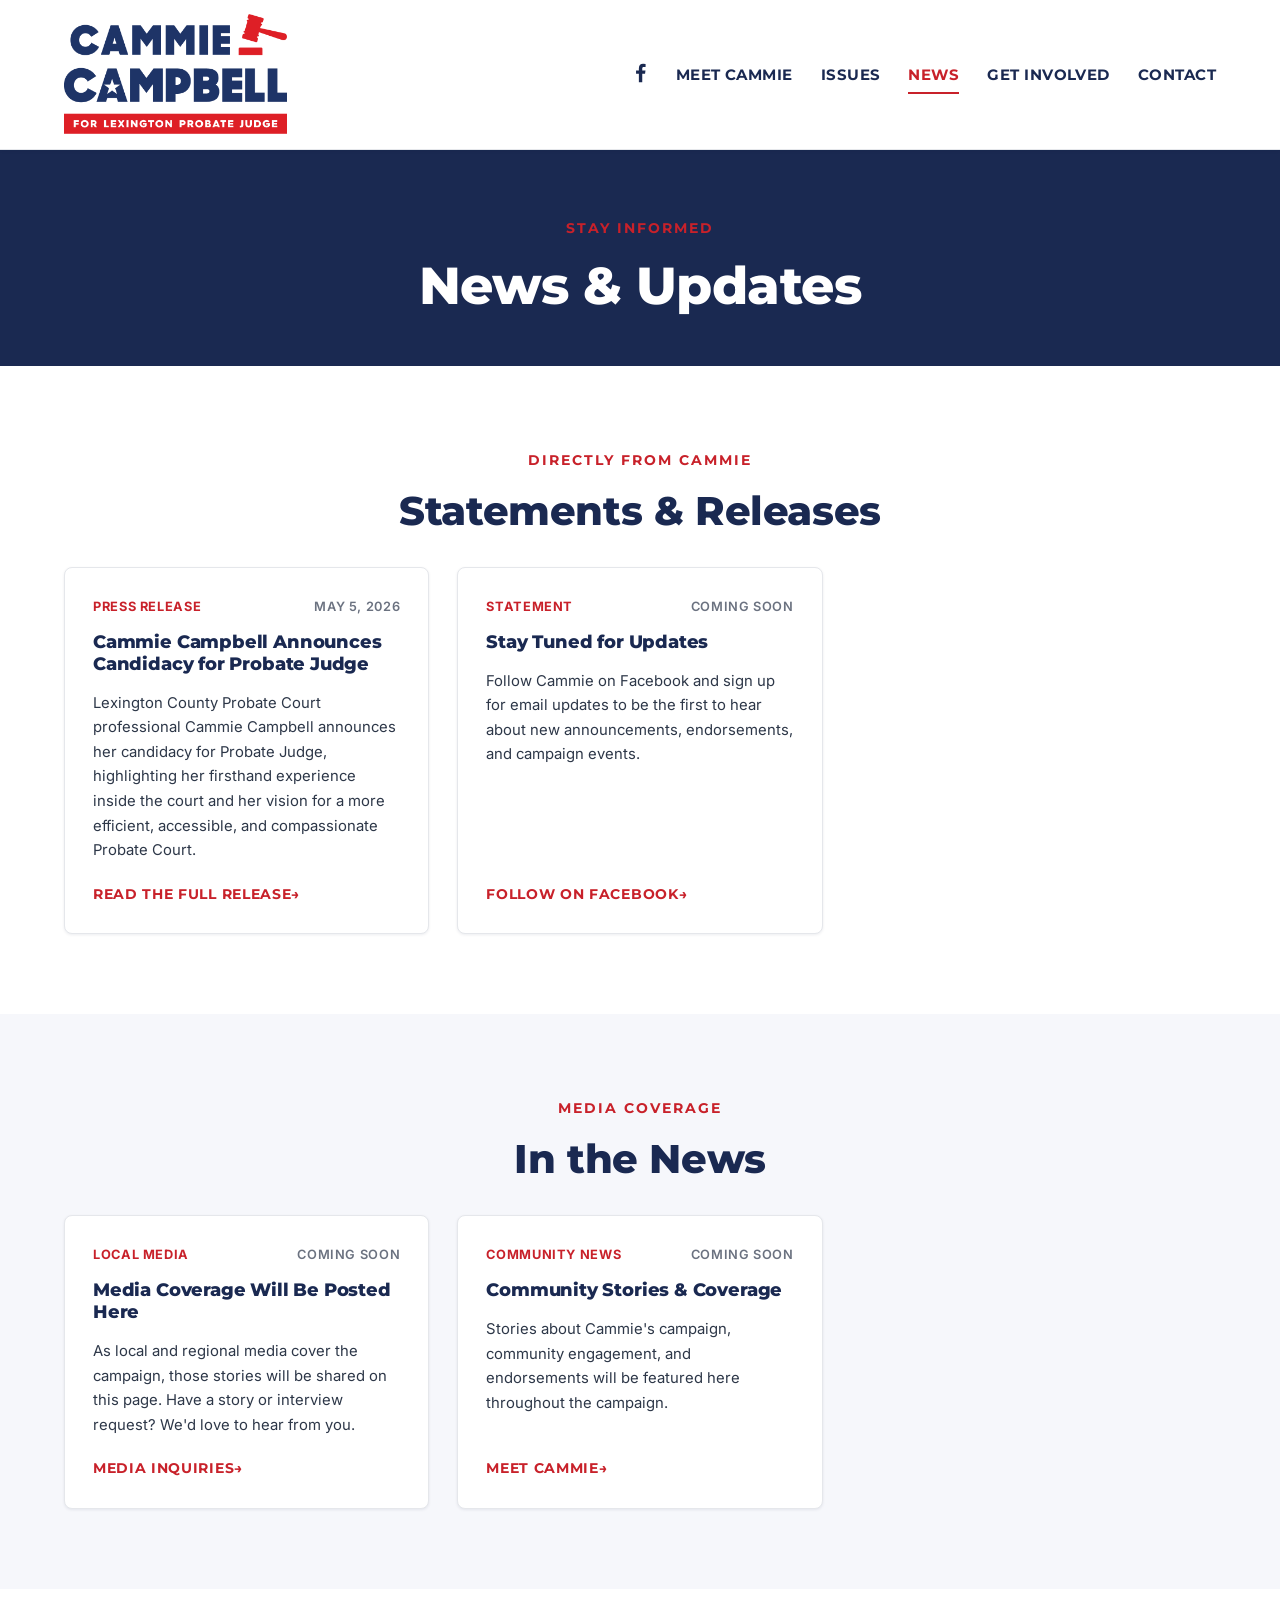
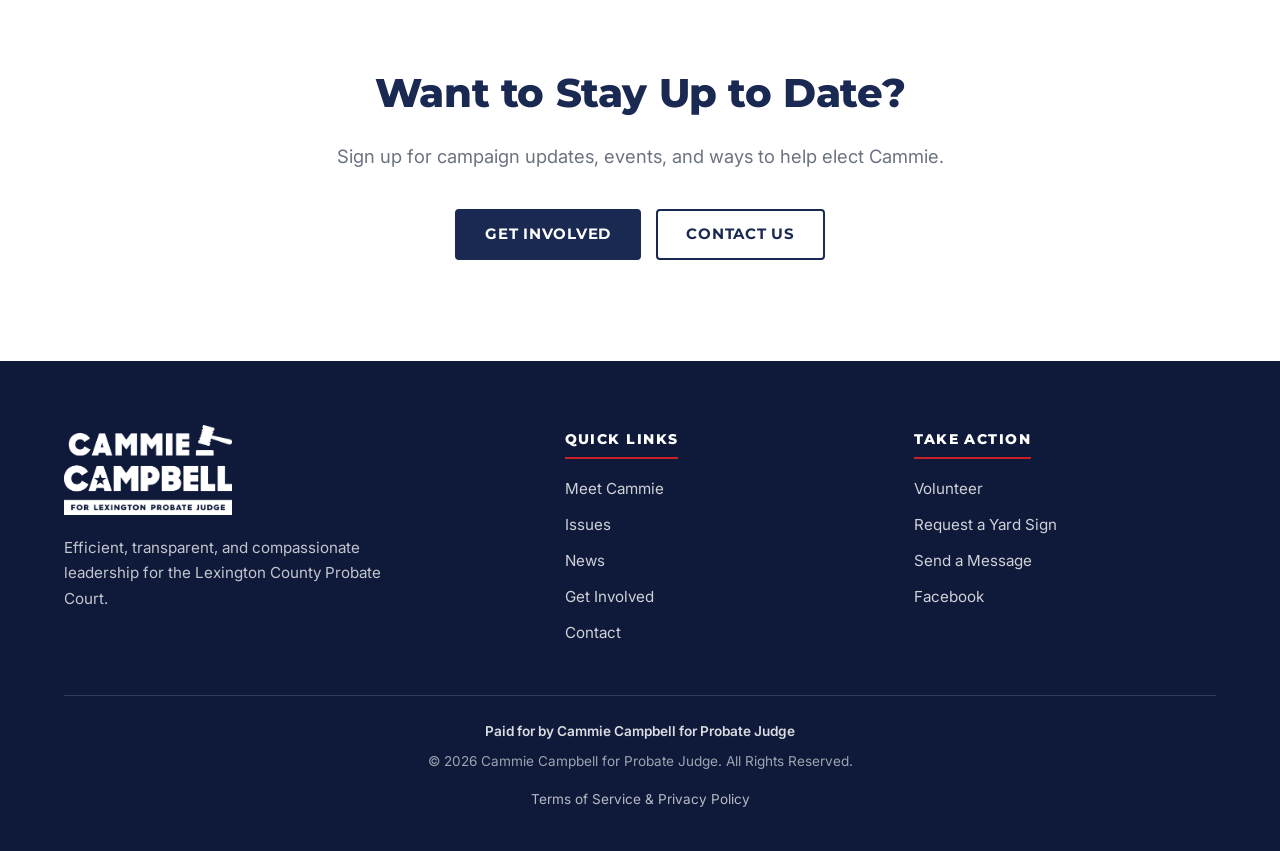
<file: news/index.html>
<!DOCTYPE html>
<html lang="en">
<head>
<meta charset="UTF-8">
<meta name="viewport" content="width=device-width, initial-scale=1.0">
<title>News &amp; Updates | Cammie Campbell for Probate Judge</title>
<meta name="description" content="Statements, press releases, and media coverage of Cammie Campbell's campaign for Lexington County Probate Judge.">
<!-- Open Graph / Facebook / LinkedIn -->
<meta property="og:type" content="website">
<meta property="og:url" content="https://cammiecampbell.com/news/">
<meta property="og:title" content="News | Cammie Campbell for Probate Judge">
<meta property="og:description" content="The latest news, statements, and press releases from the Cammie Campbell for Probate Judge campaign.">
<meta property="og:image" content="https://cammiecampbell.com/images/og-image.png">
<meta property="og:image:width" content="1200">
<meta property="og:image:height" content="630">
<meta property="og:site_name" content="Cammie Campbell for Probate Judge">
<!-- Twitter / X -->
<meta name="twitter:card" content="summary_large_image">
<meta name="twitter:url" content="https://cammiecampbell.com/news/">
<meta name="twitter:title" content="News | Cammie Campbell for Probate Judge">
<meta name="twitter:description" content="The latest news, statements, and press releases from the Cammie Campbell for Probate Judge campaign.">
<meta name="twitter:image" content="https://cammiecampbell.com/images/og-image.png">
<link rel="icon" type="image/png" href="../images/favicon.png">
<link rel="preconnect" href="https://fonts.googleapis.com">
<link rel="preconnect" href="https://fonts.gstatic.com" crossorigin>
<link href="https://fonts.googleapis.com/css2?family=Inter:wght@400;500;600;700&family=Montserrat:wght@500;600;700;800;900&display=swap" rel="stylesheet">
<link rel="stylesheet" href="../css/styles.css">
</head>
<body>

<!-- =======================  HEADER  ======================= -->
<header class="site-header">
  <div class="header-inner">
    <a href="../" class="site-logo" aria-label="Cammie Campbell for Probate Judge — Home">
      <img src="../images/logo.webp" alt="Cammie Campbell for Probate Judge">
    </a>
    <button class="nav-toggle" aria-label="Toggle navigation" aria-expanded="false">
      <span></span><span></span><span></span>
    </button>
    <nav class="main-nav" aria-label="Main navigation">
      <a href="https://www.facebook.com/cammieforprobatejudge" target="_blank" rel="noopener" class="nav-facebook" aria-label="Follow on Facebook">
        <svg viewBox="0 0 24 24" width="22" height="22" fill="currentColor" aria-hidden="true">
          <path d="M15.12 5.32H17V2.14A26.11 26.11 0 0 0 14.26 2c-2.72 0-4.58 1.66-4.58 4.7v2.62H6.61v3.56h3.07V22h3.68v-9.12h3.06l.46-3.56h-3.52V7.05c0-1.05.28-1.73 1.76-1.73z"/>
        </svg>
      </a>
      <ul>
        <li><a href="../about/">Meet Cammie</a></li>
        <li><a href="../issues/">Issues</a></li>
        <li><a href="../news/" class="active">News</a></li>
        <li><a href="../get-involved/">Get Involved</a></li>
        <li><a href="../contact/">Contact</a></li>
      </ul>
    </nav>
  </div>
</header>

<!-- =======================  PAGE HERO  ======================= -->
<section class="page-hero">
  <div class="container">
    <span class="eyebrow">Stay Informed</span>
    <h1>News &amp; Updates</h1>
  </div>
</section>

<!-- =======================  STATEMENTS & RELEASES  ======================= -->
<section class="section">
  <div class="container">
    <div class="text-center" style="margin-bottom: 1rem;">
      <span class="eyebrow">Directly from Cammie</span>
      <h2>Statements &amp; Releases</h2>
    </div>

    <div class="news-grid">
      <article class="news-card">
        <div class="news-meta">
          <span class="news-source">Press Release</span>
          <span>May 5, 2026</span>
        </div>
        <h3>Cammie Campbell Announces Candidacy for Probate Judge</h3>
        <p>Lexington County Probate Court professional Cammie Campbell announces her candidacy for Probate Judge, highlighting her firsthand experience inside the court and her vision for a more efficient, accessible, and compassionate Probate Court.</p>
        <a href="announcement-2026-05-05/" class="btn-link">Read the Full Release</a>
      </article>

      <article class="news-card">
        <div class="news-meta">
          <span class="news-source">Statement</span>
          <span>Coming Soon</span>
        </div>
        <h3>Stay Tuned for Updates</h3>
        <p>Follow Cammie on Facebook and sign up for email updates to be the first to hear about new announcements, endorsements, and campaign events.</p>
        <a href="https://www.facebook.com/cammieforprobatejudge" target="_blank" rel="noopener" class="btn-link">Follow on Facebook</a>
      </article>
    </div>
  </div>
</section>

<!-- =======================  IN THE NEWS  ======================= -->
<section class="section section-light">
  <div class="container">
    <div class="text-center" style="margin-bottom: 1rem;">
      <span class="eyebrow">Media Coverage</span>
      <h2>In the News</h2>
    </div>

    <div class="news-grid">
      <article class="news-card">
        <div class="news-meta">
          <span class="news-source">Local Media</span>
          <span>Coming Soon</span>
        </div>
        <h3>Media Coverage Will Be Posted Here</h3>
        <p>As local and regional media cover the campaign, those stories will be shared on this page. Have a story or interview request? We'd love to hear from you.</p>
        <a href="../contact/" class="btn-link">Media Inquiries</a>
      </article>

      <article class="news-card">
        <div class="news-meta">
          <span class="news-source">Community News</span>
          <span>Coming Soon</span>
        </div>
        <h3>Community Stories &amp; Coverage</h3>
        <p>Stories about Cammie's campaign, community engagement, and endorsements will be featured here throughout the campaign.</p>
        <a href="../about/" class="btn-link">Meet Cammie</a>
      </article>
    </div>
  </div>
</section>

<!-- =======================  CTA  ======================= -->
<section class="section text-center">
  <div class="container-narrow">
    <h2>Want to Stay Up to Date?</h2>
    <p class="lead">Sign up for campaign updates, events, and ways to help elect Cammie.</p>
    <p style="margin-top: 2rem;">
      <a href="../get-involved/" class="btn btn-secondary" style="margin: 0.35rem;">Get Involved</a>
      <a href="../contact/" class="btn btn-outline" style="margin: 0.35rem;">Contact Us</a>
    </p>
  </div>
</section>

<!-- =======================  FOOTER  ======================= -->
<footer class="site-footer">
  <div class="container">
    <div class="footer-grid">
      <div class="footer-brand">
        <a href="../" class="site-logo" aria-label="Cammie Campbell for Probate Judge — Home">
          <img src="../images/logo-white.webp" alt="Cammie Campbell for Probate Judge">
        </a>
        <p>Efficient, transparent, and compassionate leadership for the Lexington County Probate Court.</p>
      </div>

      <div class="footer-col">
        <h4>Quick Links</h4>
        <ul>
          <li><a href="../about/">Meet Cammie</a></li>
          <li><a href="../issues/">Issues</a></li>
          <li><a href="../news/">News</a></li>
          <li><a href="../get-involved/">Get Involved</a></li>
          <li><a href="../contact/">Contact</a></li>
        </ul>
      </div>

      <div class="footer-col">
        <h4>Take Action</h4>
        <ul>
          <li><a href="../get-involved/">Volunteer</a></li>
          <li><a href="../get-involved/#yard-sign">Request a Yard Sign</a></li>
          <li><a href="../contact/">Send a Message</a></li>
          <li><a href="https://www.facebook.com/cammieforprobatejudge" target="_blank" rel="noopener">Facebook</a></li>
        </ul>
      </div>
    </div>

    <div class="footer-bottom">
      <p class="footer-disclaimer">Paid for by Cammie Campbell for Probate Judge</p>
      <p>© <span id="year">2026</span> Cammie Campbell for Probate Judge. All Rights Reserved.</p>
      <p><a href="../privacy/">Terms of Service &amp; Privacy Policy</a></p>
    </div>
  </div>
</footer>

<script>document.getElementById('year').textContent = new Date().getFullYear();</script>
<script src="../js/script.js"></script>
</body>
</html>
</file>
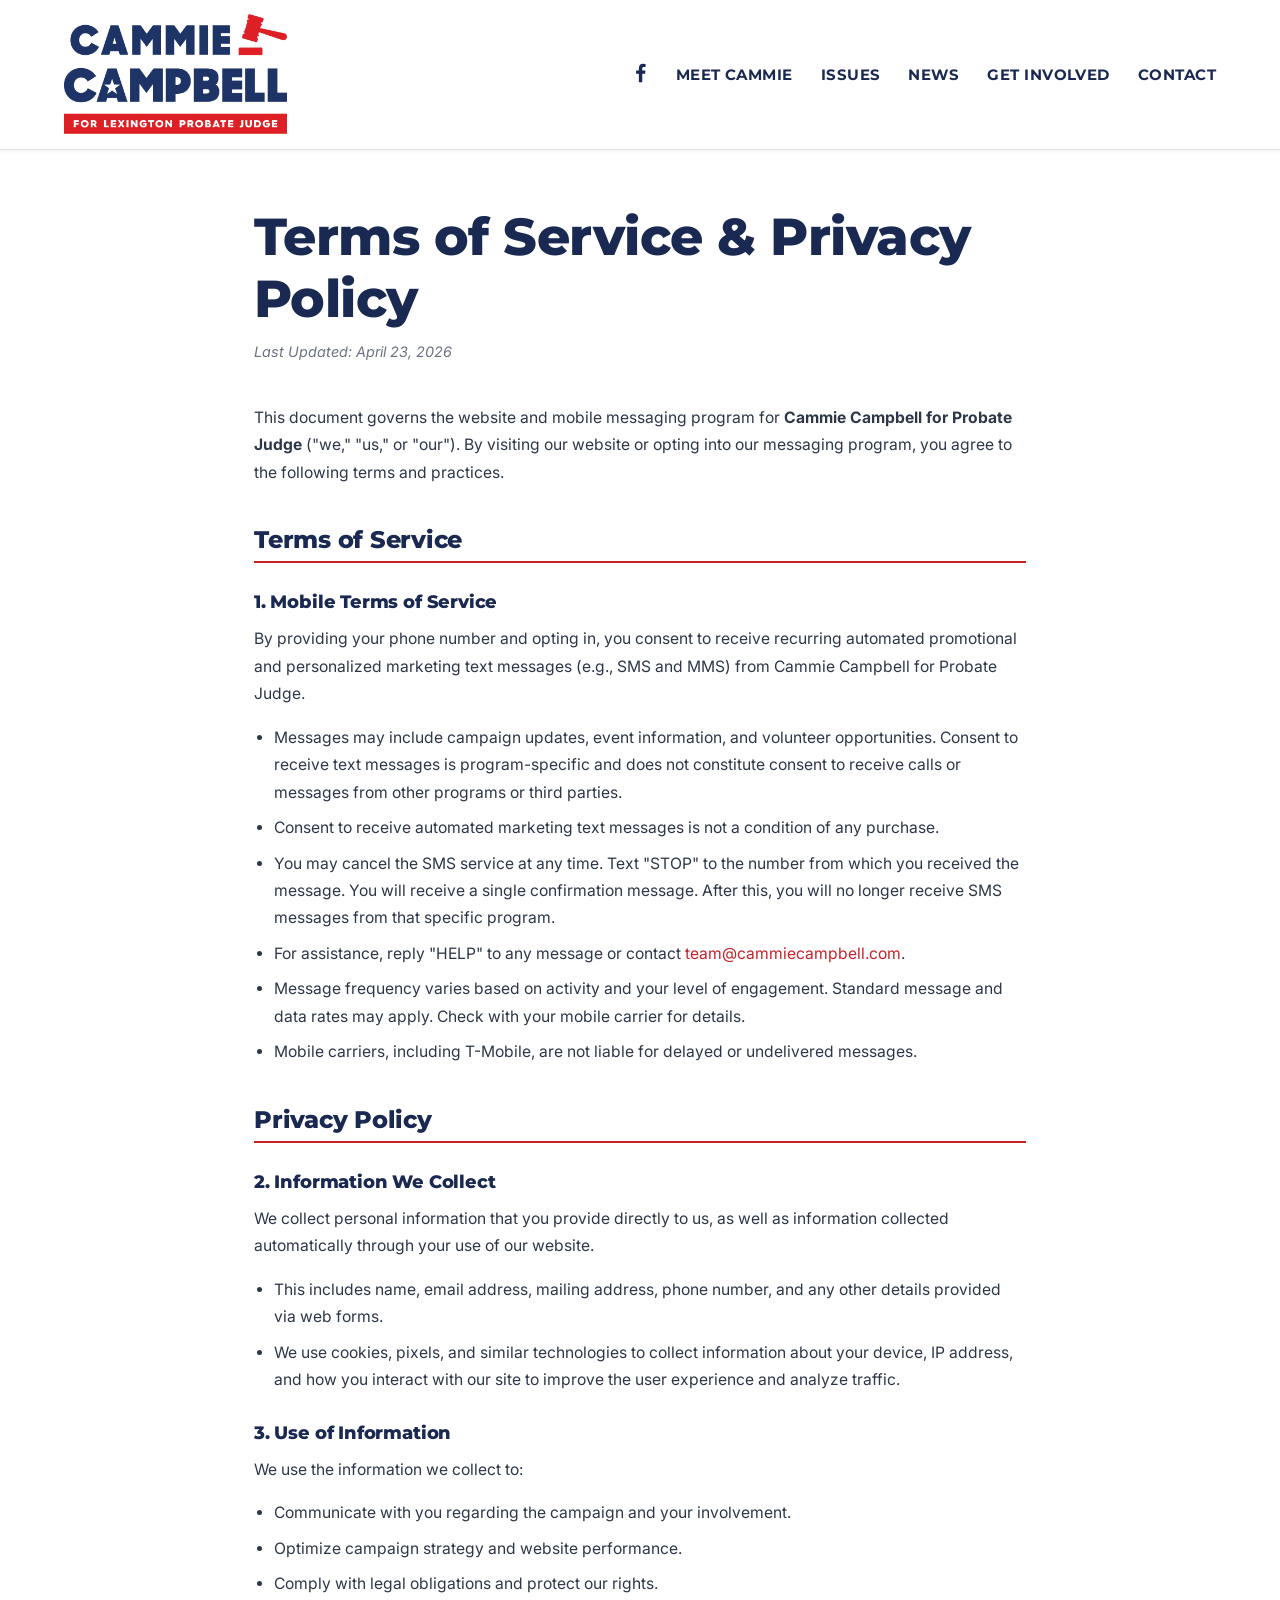
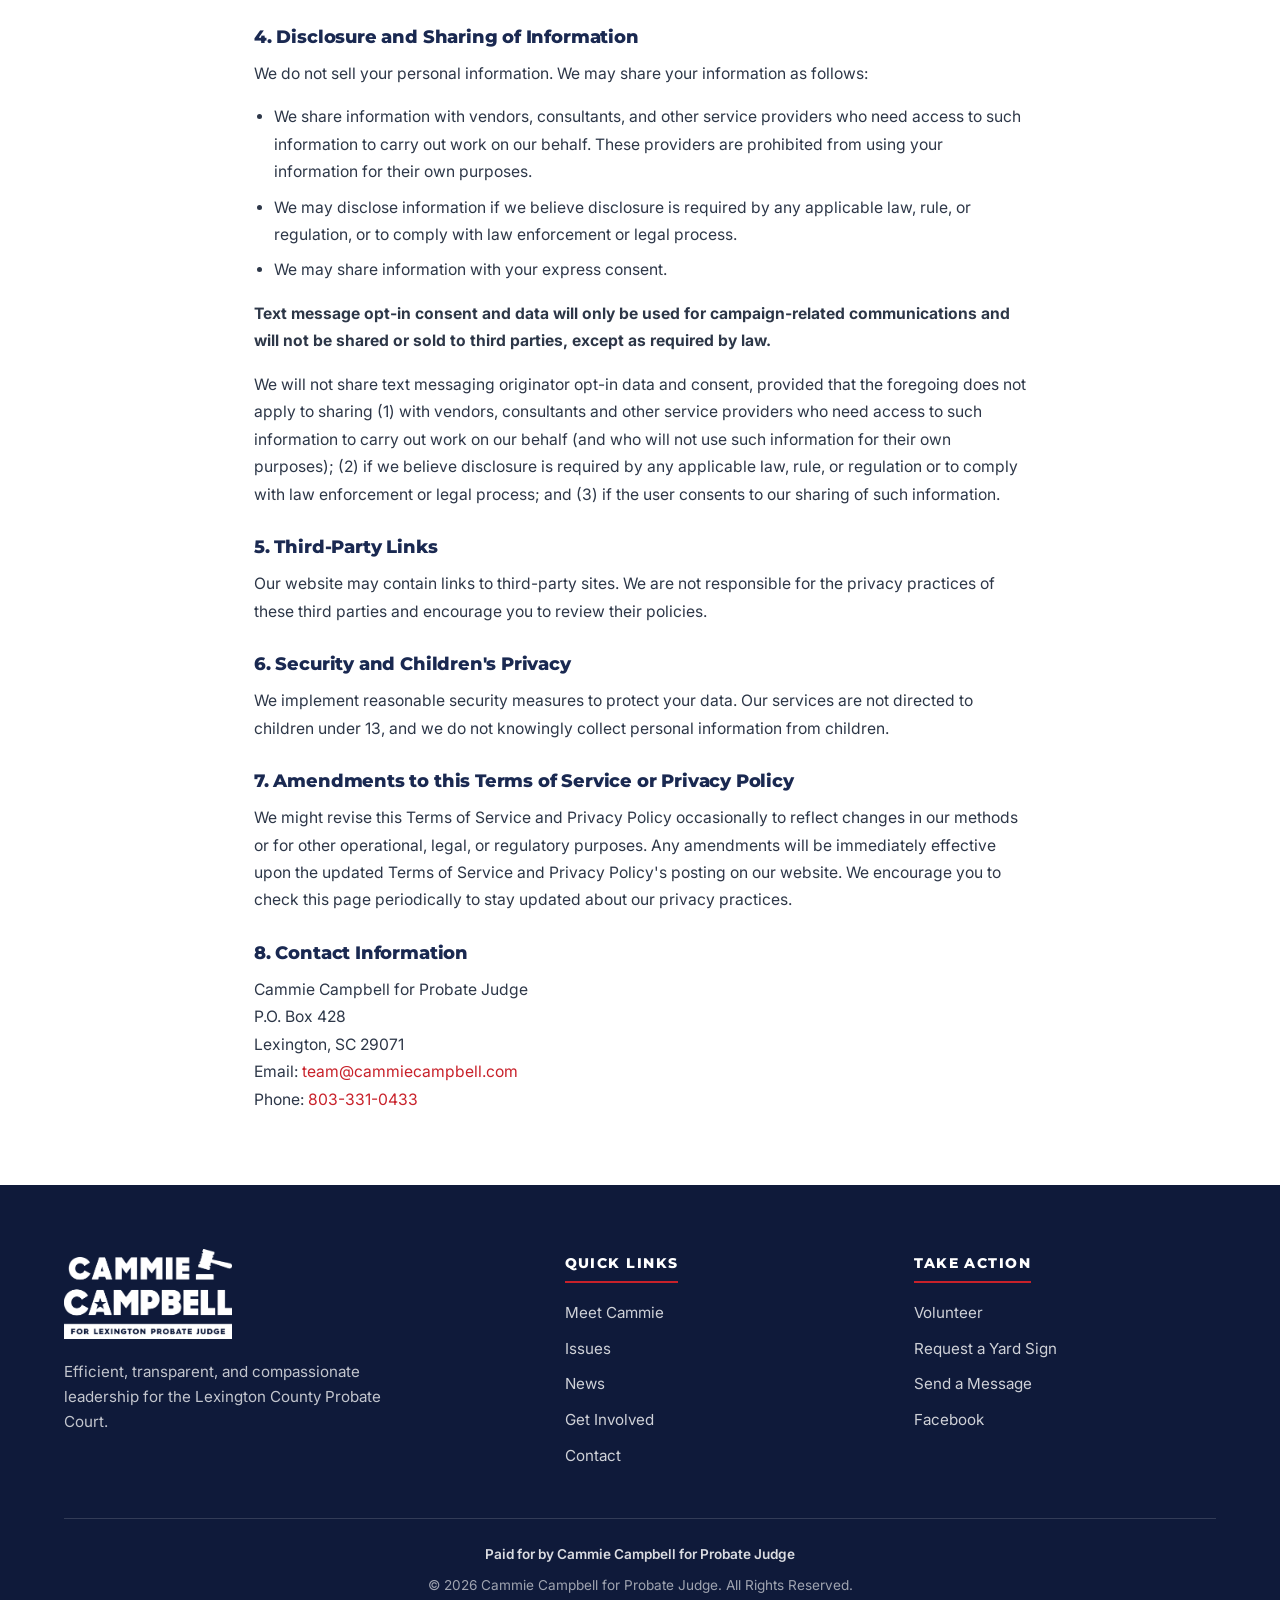
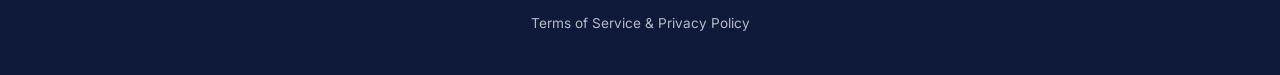
<file: privacy/index.html>
<!DOCTYPE html>
<html lang="en">
<head>
<meta charset="UTF-8">
<meta name="viewport" content="width=device-width, initial-scale=1.0">
<title>Terms of Service &amp; Privacy Policy | Cammie Campbell for Probate Judge</title>
<meta name="description" content="Terms of Service and Privacy Policy for the Cammie Campbell for Probate Judge website and mobile messaging program.">
<!-- Open Graph / Facebook / LinkedIn -->
<meta property="og:type" content="website">
<meta property="og:url" content="https://cammiecampbell.com/privacy/">
<meta property="og:title" content="Terms of Service &amp; Privacy Policy | Cammie Campbell for Probate Judge">
<meta property="og:description" content="Terms of service and privacy policy for the Cammie Campbell for Probate Judge campaign website.">
<meta property="og:image" content="https://cammiecampbell.com/images/og-image.png">
<meta property="og:image:width" content="1200">
<meta property="og:image:height" content="630">
<meta property="og:site_name" content="Cammie Campbell for Probate Judge">
<!-- Twitter / X -->
<meta name="twitter:card" content="summary_large_image">
<meta name="twitter:url" content="https://cammiecampbell.com/privacy/">
<meta name="twitter:title" content="Terms of Service &amp; Privacy Policy | Cammie Campbell for Probate Judge">
<meta name="twitter:description" content="Terms of service and privacy policy for the Cammie Campbell for Probate Judge campaign website.">
<meta name="twitter:image" content="https://cammiecampbell.com/images/og-image.png">
<link rel="icon" type="image/png" href="../images/favicon.png">
<link rel="preconnect" href="https://fonts.googleapis.com">
<link rel="preconnect" href="https://fonts.gstatic.com" crossorigin>
<link href="https://fonts.googleapis.com/css2?family=Inter:wght@400;500;600;700&family=Montserrat:wght@500;600;700;800;900&display=swap" rel="stylesheet">
<link rel="stylesheet" href="../css/styles.css">
</head>
<body>

<!-- =======================  HEADER  ======================= -->
<header class="site-header">
  <div class="header-inner">
    <a href="../" class="site-logo" aria-label="Cammie Campbell for Probate Judge — Home">
      <img src="../images/logo.webp" alt="Cammie Campbell for Probate Judge">
    </a>
    <button class="nav-toggle" aria-label="Toggle navigation" aria-expanded="false">
      <span></span><span></span><span></span>
    </button>
    <nav class="main-nav" aria-label="Main navigation">
      <a href="https://www.facebook.com/cammieforprobatejudge" target="_blank" rel="noopener" class="nav-facebook" aria-label="Follow on Facebook">
        <svg viewBox="0 0 24 24" width="22" height="22" fill="currentColor" aria-hidden="true">
          <path d="M15.12 5.32H17V2.14A26.11 26.11 0 0 0 14.26 2c-2.72 0-4.58 1.66-4.58 4.7v2.62H6.61v3.56h3.07V22h3.68v-9.12h3.06l.46-3.56h-3.52V7.05c0-1.05.28-1.73 1.76-1.73z"/>
        </svg>
      </a>
      <ul>
        <li><a href="../about/">Meet Cammie</a></li>
        <li><a href="../issues/">Issues</a></li>
        <li><a href="../news/">News</a></li>
        <li><a href="../get-involved/">Get Involved</a></li>
        <li><a href="../contact/">Contact</a></li>
      </ul>
    </nav>
  </div>
</header>

<!-- =======================  LEGAL CONTENT  ======================= -->
<main class="legal-content">
  <h1>Terms of Service &amp; Privacy Policy</h1>
  <p class="last-updated">Last Updated: April 23, 2026</p>

  <p>This document governs the website and mobile messaging program for <strong>Cammie Campbell for Probate Judge</strong> ("we," "us," or "our"). By visiting our website or opting into our messaging program, you agree to the following terms and practices.</p>

  <h2>Terms of Service</h2>

  <h3>1. Mobile Terms of Service</h3>
  <p>By providing your phone number and opting in, you consent to receive recurring automated promotional and personalized marketing text messages (e.g., SMS and MMS) from Cammie Campbell for Probate Judge.</p>
  <ul>
    <li>Messages may include campaign updates, event information, and volunteer opportunities. Consent to receive text messages is program-specific and does not constitute consent to receive calls or messages from other programs or third parties.</li>
    <li>Consent to receive automated marketing text messages is not a condition of any purchase.</li>
    <li>You may cancel the SMS service at any time. Text "STOP" to the number from which you received the message. You will receive a single confirmation message. After this, you will no longer receive SMS messages from that specific program.</li>
    <li>For assistance, reply "HELP" to any message or contact <a href="mailto:team@cammiecampbell.com">team@cammiecampbell.com</a>.</li>
    <li>Message frequency varies based on activity and your level of engagement. Standard message and data rates may apply. Check with your mobile carrier for details.</li>
    <li>Mobile carriers, including T-Mobile, are not liable for delayed or undelivered messages.</li>
  </ul>

  <h2>Privacy Policy</h2>

  <h3>2. Information We Collect</h3>
  <p>We collect personal information that you provide directly to us, as well as information collected automatically through your use of our website.</p>
  <ul>
    <li>This includes name, email address, mailing address, phone number, and any other details provided via web forms.</li>
    <li>We use cookies, pixels, and similar technologies to collect information about your device, IP address, and how you interact with our site to improve the user experience and analyze traffic.</li>
  </ul>

  <h3>3. Use of Information</h3>
  <p>We use the information we collect to:</p>
  <ul>
    <li>Communicate with you regarding the campaign and your involvement.</li>
    <li>Optimize campaign strategy and website performance.</li>
    <li>Comply with legal obligations and protect our rights.</li>
  </ul>

  <h3>4. Disclosure and Sharing of Information</h3>
  <p>We do not sell your personal information. We may share your information as follows:</p>
  <ul>
    <li>We share information with vendors, consultants, and other service providers who need access to such information to carry out work on our behalf. These providers are prohibited from using your information for their own purposes.</li>
    <li>We may disclose information if we believe disclosure is required by any applicable law, rule, or regulation, or to comply with law enforcement or legal process.</li>
    <li>We may share information with your express consent.</li>
  </ul>

  <p><strong>Text message opt-in consent and data will only be used for campaign-related communications and will not be shared or sold to third parties, except as required by law.</strong></p>

  <p>We will not share text messaging originator opt-in data and consent, provided that the foregoing does not apply to sharing (1) with vendors, consultants and other service providers who need access to such information to carry out work on our behalf (and who will not use such information for their own purposes); (2) if we believe disclosure is required by any applicable law, rule, or regulation or to comply with law enforcement or legal process; and (3) if the user consents to our sharing of such information.</p>

  <h3>5. Third-Party Links</h3>
  <p>Our website may contain links to third-party sites. We are not responsible for the privacy practices of these third parties and encourage you to review their policies.</p>

  <h3>6. Security and Children's Privacy</h3>
  <p>We implement reasonable security measures to protect your data. Our services are not directed to children under 13, and we do not knowingly collect personal information from children.</p>

  <h3>7. Amendments to this Terms of Service or Privacy Policy</h3>
  <p>We might revise this Terms of Service and Privacy Policy occasionally to reflect changes in our methods or for other operational, legal, or regulatory purposes. Any amendments will be immediately effective upon the updated Terms of Service and Privacy Policy's posting on our website. We encourage you to check this page periodically to stay updated about our privacy practices.</p>

  <h3>8. Contact Information</h3>
  <p>
    Cammie Campbell for Probate Judge<br>
    P.O. Box 428<br>
    Lexington, SC 29071<br>
    Email: <a href="mailto:team@cammiecampbell.com">team@cammiecampbell.com</a><br>
    Phone: <a href="tel:+18033310433">803-331-0433</a>
  </p>
</main>

<!-- =======================  FOOTER  ======================= -->
<footer class="site-footer">
  <div class="container">
    <div class="footer-grid">
      <div class="footer-brand">
        <a href="../" class="site-logo" aria-label="Cammie Campbell for Probate Judge — Home">
          <img src="../images/logo-white.webp" alt="Cammie Campbell for Probate Judge">
        </a>
        <p>Efficient, transparent, and compassionate leadership for the Lexington County Probate Court.</p>
      </div>

      <div class="footer-col">
        <h4>Quick Links</h4>
        <ul>
          <li><a href="../about/">Meet Cammie</a></li>
          <li><a href="../issues/">Issues</a></li>
          <li><a href="../news/">News</a></li>
          <li><a href="../get-involved/">Get Involved</a></li>
          <li><a href="../contact/">Contact</a></li>
        </ul>
      </div>

      <div class="footer-col">
        <h4>Take Action</h4>
        <ul>
          <li><a href="../get-involved/">Volunteer</a></li>
          <li><a href="../get-involved/#yard-sign">Request a Yard Sign</a></li>
          <li><a href="../contact/">Send a Message</a></li>
          <li><a href="https://www.facebook.com/cammieforprobatejudge" target="_blank" rel="noopener">Facebook</a></li>
        </ul>
      </div>
    </div>

    <div class="footer-bottom">
      <p class="footer-disclaimer">Paid for by Cammie Campbell for Probate Judge</p>
      <p>© <span id="year">2026</span> Cammie Campbell for Probate Judge. All Rights Reserved.</p>
      <p><a href="../privacy/">Terms of Service &amp; Privacy Policy</a></p>
    </div>
  </div>
</footer>

<script>document.getElementById('year').textContent = new Date().getFullYear();</script>
<script src="../js/script.js"></script>
</body>
</html>
</file>
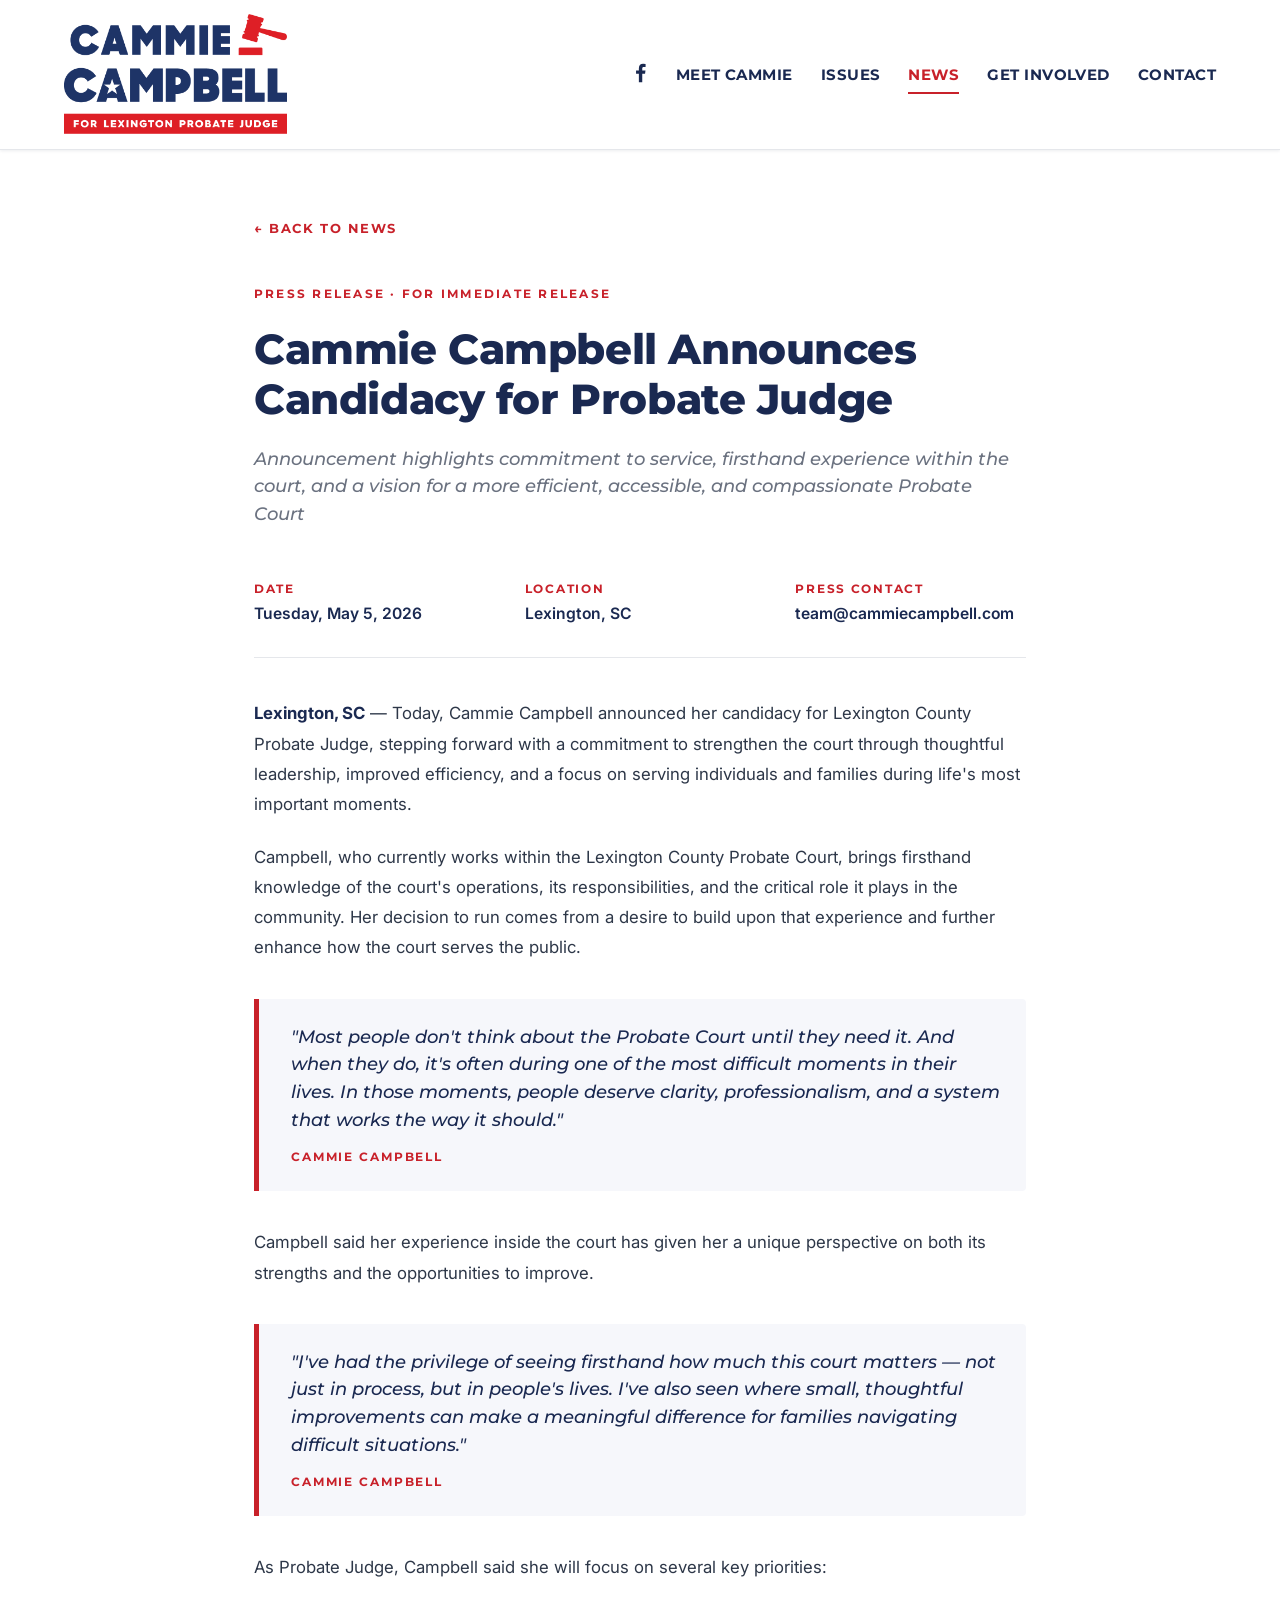
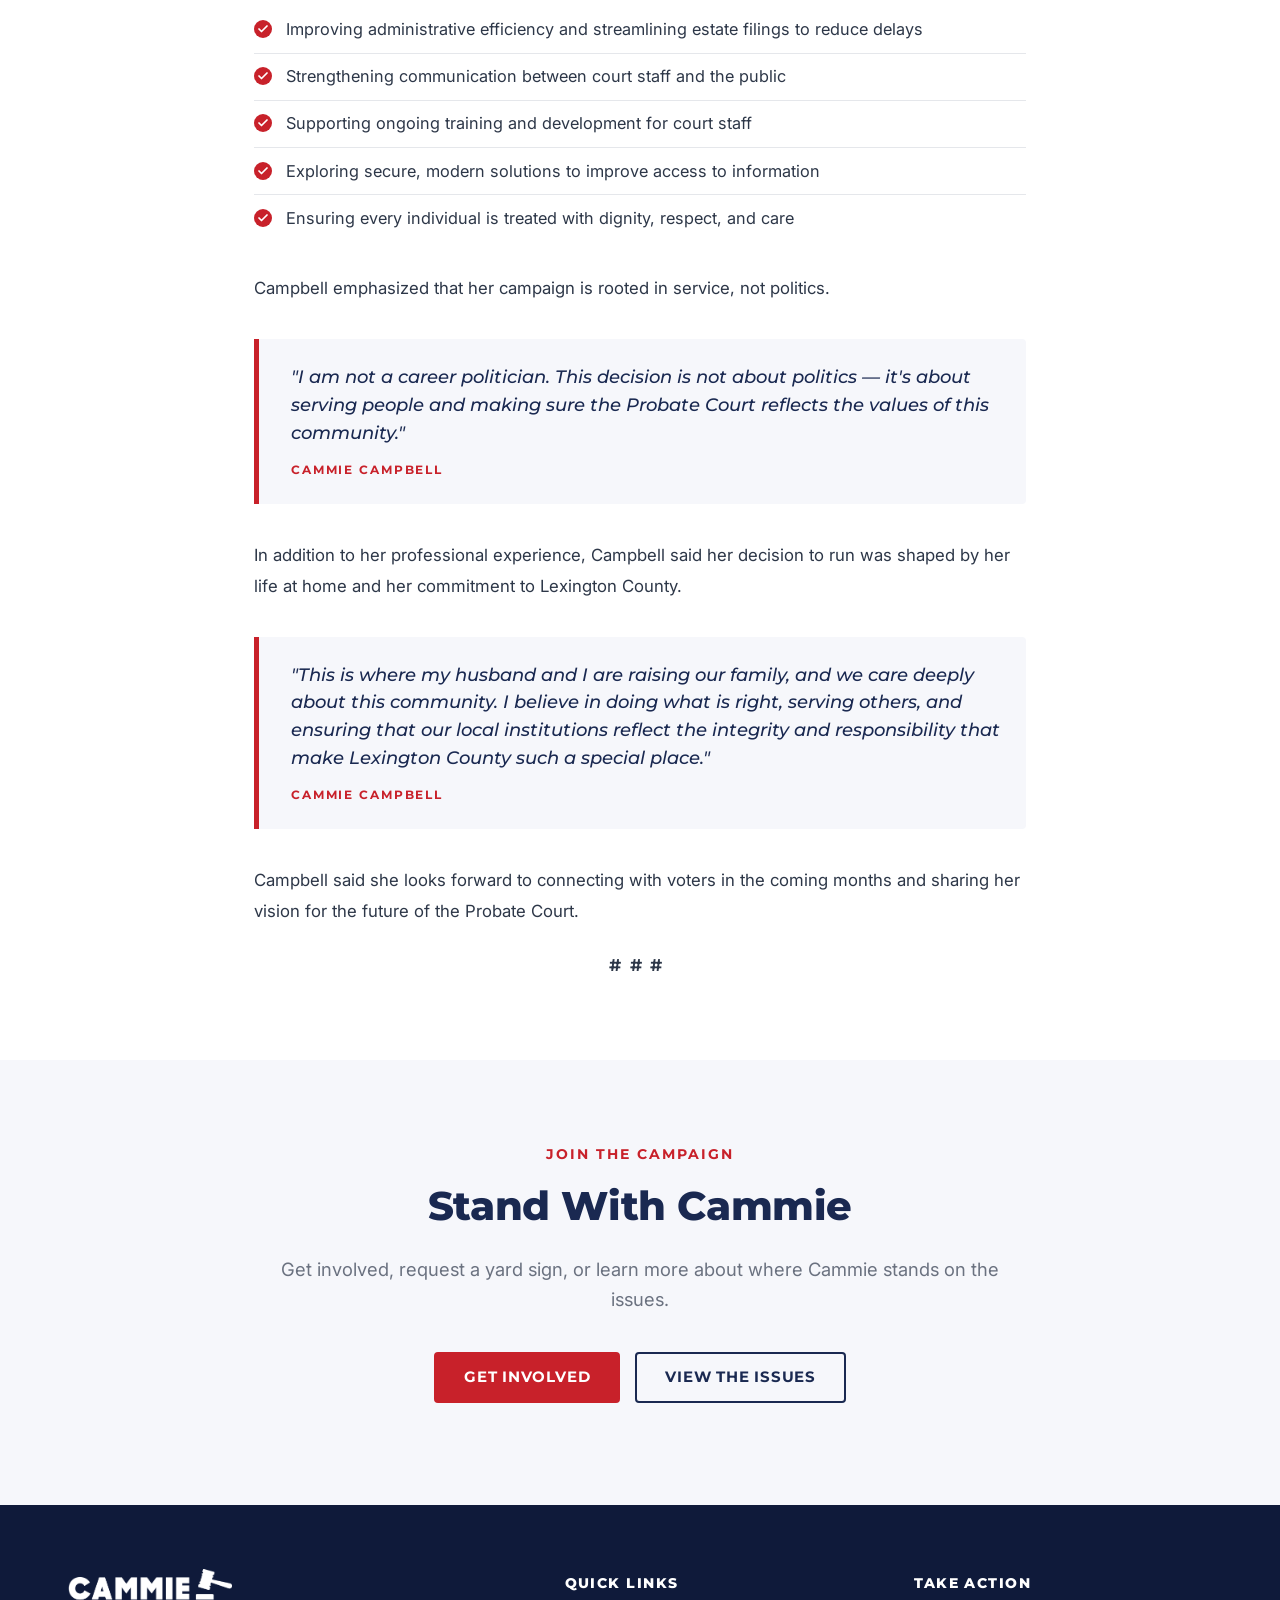
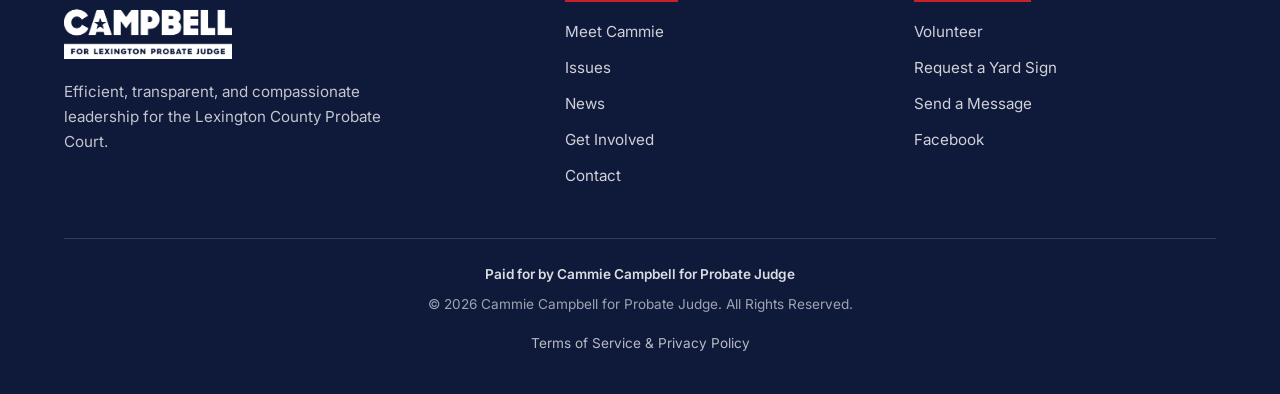
<file: news/announcement-2026-05-05/index.html>
<!DOCTYPE html>
<html lang="en">
<head>
<meta charset="UTF-8">
<meta name="viewport" content="width=device-width, initial-scale=1.0">
<title>Cammie Campbell Announces Candidacy for Probate Judge | Cammie Campbell for Probate Judge</title>
<meta name="description" content="Lexington County Probate Court professional Cammie Campbell announces her candidacy for Probate Judge, highlighting firsthand experience and a vision for a more efficient, accessible, and compassionate court.">
<!-- Open Graph / Facebook / LinkedIn -->
<meta property="og:type" content="article">
<meta property="og:url" content="https://cammiecampbell.com/news/announcement-2026-05-05/">
<meta property="og:title" content="Cammie Campbell Announces Candidacy for Probate Judge">
<meta property="og:description" content="Lexington County Probate Court professional Cammie Campbell announces her candidacy for Probate Judge, highlighting firsthand experience and a vision for a more efficient, accessible, and compassionate court.">
<meta property="og:image" content="https://cammiecampbell.com/images/og-image.png">
<meta property="og:image:width" content="1200">
<meta property="og:image:height" content="630">
<meta property="og:site_name" content="Cammie Campbell for Probate Judge">
<meta property="article:published_time" content="2026-05-05">
<!-- Twitter / X -->
<meta name="twitter:card" content="summary_large_image">
<meta name="twitter:url" content="https://cammiecampbell.com/news/announcement-2026-05-05/">
<meta name="twitter:title" content="Cammie Campbell Announces Candidacy for Probate Judge">
<meta name="twitter:description" content="Lexington County Probate Court professional Cammie Campbell announces her candidacy for Probate Judge, highlighting firsthand experience and a vision for a more efficient, accessible, and compassionate court.">
<meta name="twitter:image" content="https://cammiecampbell.com/images/og-image.png">
<link rel="icon" type="image/png" href="../../images/favicon.png">
<link rel="preconnect" href="https://fonts.googleapis.com">
<link rel="preconnect" href="https://fonts.gstatic.com" crossorigin>
<link href="https://fonts.googleapis.com/css2?family=Inter:wght@400;500;600;700&family=Montserrat:wght@500;600;700;800;900&display=swap" rel="stylesheet">
<link rel="stylesheet" href="../../css/styles.css">
</head>
<body>

<!-- =======================  HEADER  ======================= -->
<header class="site-header">
  <div class="header-inner">
    <a href="../../" class="site-logo" aria-label="Cammie Campbell for Probate Judge — Home">
      <img src="../../images/logo.webp" alt="Cammie Campbell for Probate Judge">
    </a>
    <button class="nav-toggle" aria-label="Toggle navigation" aria-expanded="false">
      <span></span><span></span><span></span>
    </button>
    <nav class="main-nav" aria-label="Main navigation">
      <a href="https://www.facebook.com/cammieforprobatejudge" target="_blank" rel="noopener" class="nav-facebook" aria-label="Follow on Facebook">
        <svg viewBox="0 0 24 24" width="22" height="22" fill="currentColor" aria-hidden="true">
          <path d="M15.12 5.32H17V2.14A26.11 26.11 0 0 0 14.26 2c-2.72 0-4.58 1.66-4.58 4.7v2.62H6.61v3.56h3.07V22h3.68v-9.12h3.06l.46-3.56h-3.52V7.05c0-1.05.28-1.73 1.76-1.73z"/>
        </svg>
      </a>
      <ul>
        <li><a href="../../about/">Meet Cammie</a></li>
        <li><a href="../../issues/">Issues</a></li>
        <li><a href="../../news/" class="active">News</a></li>
        <li><a href="../../get-involved/">Get Involved</a></li>
        <li><a href="../../contact/">Contact</a></li>
      </ul>
    </nav>
  </div>
</header>

<!-- =======================  PRESS RELEASE  ======================= -->
<article class="press-release">
  <div class="container-narrow">

    <a href="../" class="press-release-back">&larr; Back to News</a>

    <header class="press-release-header">
      <span class="press-release-eyebrow">Press Release &middot; For Immediate Release</span>
      <h1>Cammie Campbell Announces Candidacy for Probate Judge</h1>
      <p class="press-release-deck">Announcement highlights commitment to service, firsthand experience within the court, and a vision for a more efficient, accessible, and compassionate Probate Court</p>

      <dl class="press-release-meta">
        <div>
          <dt>Date</dt>
          <dd>Tuesday, May 5, 2026</dd>
        </div>
        <div>
          <dt>Location</dt>
          <dd>Lexington, SC</dd>
        </div>
        <div>
          <dt>Press Contact</dt>
          <dd><a href="mailto:team@cammiecampbell.com">team@cammiecampbell.com</a></dd>
        </div>
      </dl>
    </header>

    <div class="press-release-body">
      <p><strong>Lexington, SC</strong> &mdash; Today, Cammie Campbell announced her candidacy for Lexington County Probate Judge, stepping forward with a commitment to strengthen the court through thoughtful leadership, improved efficiency, and a focus on serving individuals and families during life's most important moments.</p>

      <p>Campbell, who currently works within the Lexington County Probate Court, brings firsthand knowledge of the court's operations, its responsibilities, and the critical role it plays in the community. Her decision to run comes from a desire to build upon that experience and further enhance how the court serves the public.</p>

      <blockquote class="press-quote">
        <p>"Most people don't think about the Probate Court until they need it. And when they do, it's often during one of the most difficult moments in their lives. In those moments, people deserve clarity, professionalism, and a system that works the way it should."</p>
        <cite>Cammie Campbell</cite>
      </blockquote>

      <p>Campbell said her experience inside the court has given her a unique perspective on both its strengths and the opportunities to improve.</p>

      <blockquote class="press-quote">
        <p>"I've had the privilege of seeing firsthand how much this court matters &mdash; not just in process, but in people's lives. I've also seen where small, thoughtful improvements can make a meaningful difference for families navigating difficult situations."</p>
        <cite>Cammie Campbell</cite>
      </blockquote>

      <p>As Probate Judge, Campbell said she will focus on several key priorities:</p>

      <ul class="press-release-list">
        <li>Improving administrative efficiency and streamlining estate filings to reduce delays</li>
        <li>Strengthening communication between court staff and the public</li>
        <li>Supporting ongoing training and development for court staff</li>
        <li>Exploring secure, modern solutions to improve access to information</li>
        <li>Ensuring every individual is treated with dignity, respect, and care</li>
      </ul>

      <p>Campbell emphasized that her campaign is rooted in service, not politics.</p>

      <blockquote class="press-quote">
        <p>"I am not a career politician. This decision is not about politics &mdash; it's about serving people and making sure the Probate Court reflects the values of this community."</p>
        <cite>Cammie Campbell</cite>
      </blockquote>

      <p>In addition to her professional experience, Campbell said her decision to run was shaped by her life at home and her commitment to Lexington County.</p>

      <blockquote class="press-quote">
        <p>"This is where my husband and I are raising our family, and we care deeply about this community. I believe in doing what is right, serving others, and ensuring that our local institutions reflect the integrity and responsibility that make Lexington County such a special place."</p>
        <cite>Cammie Campbell</cite>
      </blockquote>

      <p>Campbell said she looks forward to connecting with voters in the coming months and sharing her vision for the future of the Probate Court.</p>

      <p class="press-release-end-mark">###</p>
    </div>

  </div>
</article>

<!-- =======================  CTA  ======================= -->
<section class="section section-light text-center">
  <div class="container-narrow">
    <span class="eyebrow">Join the Campaign</span>
    <h2>Stand With Cammie</h2>
    <p class="lead">Get involved, request a yard sign, or learn more about where Cammie stands on the issues.</p>
    <p style="margin-top: 2rem;">
      <a href="../../get-involved/" class="btn btn-primary" style="margin: 0.35rem;">Get Involved</a>
      <a href="../../issues/" class="btn btn-outline" style="margin: 0.35rem;">View the Issues</a>
    </p>
  </div>
</section>

<!-- =======================  FOOTER  ======================= -->
<footer class="site-footer">
  <div class="container">
    <div class="footer-grid">
      <div class="footer-brand">
        <a href="../../" class="site-logo" aria-label="Cammie Campbell for Probate Judge — Home">
          <img src="../../images/logo-white.webp" alt="Cammie Campbell for Probate Judge">
        </a>
        <p>Efficient, transparent, and compassionate leadership for the Lexington County Probate Court.</p>
      </div>

      <div class="footer-col">
        <h4>Quick Links</h4>
        <ul>
          <li><a href="../../about/">Meet Cammie</a></li>
          <li><a href="../../issues/">Issues</a></li>
          <li><a href="../../news/">News</a></li>
          <li><a href="../../get-involved/">Get Involved</a></li>
          <li><a href="../../contact/">Contact</a></li>
        </ul>
      </div>

      <div class="footer-col">
        <h4>Take Action</h4>
        <ul>
          <li><a href="../../get-involved/">Volunteer</a></li>
          <li><a href="../../get-involved/#yard-sign">Request a Yard Sign</a></li>
          <li><a href="../../contact/">Send a Message</a></li>
          <li><a href="https://www.facebook.com/cammieforprobatejudge" target="_blank" rel="noopener">Facebook</a></li>
        </ul>
      </div>
    </div>

    <div class="footer-bottom">
      <p class="footer-disclaimer">Paid for by Cammie Campbell for Probate Judge</p>
      <p>© <span id="year">2026</span> Cammie Campbell for Probate Judge. All Rights Reserved.</p>
      <p><a href="../../privacy/">Terms of Service &amp; Privacy Policy</a></p>
    </div>
  </div>
</footer>

<script>document.getElementById('year').textContent = new Date().getFullYear();</script>
<script src="../../js/script.js"></script>
</body>
</html>
</file>
<file: css/styles.css>
/* ==========================================================================
   Cammie Campbell for Probate Judge — Stylesheet
   ========================================================================== */

:root {
  --primary-blue: #1a2951;
  --primary-red: #c8212a;
  --secondary-blue: #2d3e8c;
  --secondary-red: #d93731;
  --dark-navy: #0f1a3a;
  --light-bg: #f6f7fb;
  --off-white: #fafbfd;
  --text-dark: #1a2951;
  --text-body: #2d3748;
  --text-muted: #6b7280;
  --border-light: #e5e7eb;
  --white: #ffffff;

  --font-heading: 'Sharp Sans', 'Montserrat', 'Helvetica Neue', Arial, sans-serif;
  --font-body: 'Inter', -apple-system, BlinkMacSystemFont, 'Segoe UI', Roboto, 'Helvetica Neue', Arial, sans-serif;

  --max-width: 1200px;
  --content-width: 1080px;
  --narrow-width: 820px;

  --shadow-sm: 0 1px 3px rgba(15, 26, 58, 0.08);
  --shadow-md: 0 4px 12px rgba(15, 26, 58, 0.10);
  --shadow-lg: 0 10px 30px rgba(15, 26, 58, 0.15);

  --radius-sm: 4px;
  --radius-md: 8px;
  --radius-lg: 12px;
}

/* Reset & base --------------------------------------------------------- */
*, *::before, *::after { box-sizing: border-box; }

html { scroll-behavior: smooth; }

body {
  margin: 0;
  font-family: var(--font-body);
  font-size: 16px;
  line-height: 1.65;
  color: var(--text-body);
  background-color: var(--white);
  -webkit-font-smoothing: antialiased;
  -moz-osx-font-smoothing: grayscale;
}

img { max-width: 100%; height: auto; display: block; }

h1, h2, h3, h4, h5, h6 {
  font-family: var(--font-heading);
  font-weight: 800;
  color: var(--text-dark);
  line-height: 1.2;
  margin: 0 0 0.6em;
  letter-spacing: -0.01em;
}

h1 { font-size: clamp(2rem, 4.5vw, 3.25rem); }
h2 { font-size: clamp(1.75rem, 3.5vw, 2.5rem); }
h3 { font-size: clamp(1.25rem, 2vw, 1.5rem); }
h4 { font-size: 1.15rem; }

p { margin: 0 0 1rem; }

a {
  color: var(--primary-red);
  text-decoration: none;
  transition: color 0.2s ease;
}
a:hover { color: var(--secondary-red); }

.container {
  max-width: var(--max-width);
  margin: 0 auto;
  padding: 0 1.5rem;
}

.container-narrow {
  max-width: var(--narrow-width);
  margin: 0 auto;
  padding: 0 1.5rem;
}

.section {
  padding: 5rem 0;
}

.section-sm {
  padding: 3rem 0;
}

.section-dark {
  background-color: var(--primary-blue);
  color: var(--white);
}
.section-dark h1, .section-dark h2, .section-dark h3, .section-dark h4 { color: var(--white); }

.section-light {
  background-color: var(--light-bg);
}

.eyebrow {
  display: inline-block;
  font-family: var(--font-heading);
  font-size: 0.85rem;
  font-weight: 700;
  text-transform: uppercase;
  letter-spacing: 0.15em;
  color: var(--primary-red);
  margin-bottom: 1rem;
}

.section-dark .eyebrow { color: #c8212a; }

.text-center { text-align: center; }

.lead {
  font-size: 1.15rem;
  color: var(--text-muted);
  max-width: 720px;
  margin-left: auto;
  margin-right: auto;
}

/* Buttons -------------------------------------------------------------- */
.btn {
  display: inline-block;
  padding: 0.9rem 1.75rem;
  font-family: var(--font-heading);
  font-size: 0.95rem;
  font-weight: 700;
  text-transform: uppercase;
  letter-spacing: 0.05em;
  text-align: center;
  text-decoration: none;
  border-radius: var(--radius-sm);
  border: 2px solid transparent;
  cursor: pointer;
  transition: all 0.2s ease;
  line-height: 1.2;
}

.btn-primary {
  background-color: var(--primary-red);
  color: var(--white);
  border-color: var(--primary-red);
}
.btn-primary:hover {
  background-color: var(--secondary-red);
  border-color: var(--secondary-red);
  color: var(--white);
  transform: translateY(-1px);
  box-shadow: var(--shadow-md);
}

.btn-secondary {
  background-color: var(--primary-blue);
  color: var(--white);
  border-color: var(--primary-blue);
}
.btn-secondary:hover {
  background-color: var(--secondary-blue);
  border-color: var(--secondary-blue);
  color: var(--white);
  transform: translateY(-1px);
  box-shadow: var(--shadow-md);
}

.btn-outline {
  background-color: transparent;
  color: var(--primary-blue);
  border-color: var(--primary-blue);
}
.btn-outline:hover {
  background-color: var(--primary-blue);
  color: var(--white);
}

.section-dark .btn-outline {
  color: var(--white);
  border-color: var(--white);
}
.section-dark .btn-outline:hover {
  background-color: var(--white);
  color: var(--primary-blue);
}

/* Header --------------------------------------------------------------- */
.site-header {
  position: sticky;
  top: 0;
  z-index: 100;
  background-color: var(--white);
  border-bottom: 1px solid var(--border-light);
  box-shadow: var(--shadow-sm);
}

.header-inner {
  max-width: var(--max-width);
  margin: 0 auto;
  padding: 0.9rem 1.5rem;
  display: flex;
  align-items: center;
  justify-content: space-between;
  gap: 1.5rem;
}

.site-logo {
  flex-shrink: 0;
  display: block;
}
.site-logo img {
  height: 120px;
  width: auto;
  display: block;
}

.main-nav {
  display: flex;
  align-items: center;
  gap: 1.5rem;
}

.nav-facebook {
  display: inline-flex;
  align-items: center;
  justify-content: center;
  color: var(--primary-blue);
  transition: color 0.2s ease;
  flex-shrink: 0;
  padding: 0.25rem;
}
.nav-facebook:hover {
  color: var(--primary-red);
}

.main-nav ul {
  list-style: none;
  margin: 0;
  padding: 0;
  display: flex;
  gap: 1.75rem;
  align-items: center;
}

.main-nav a {
  font-family: var(--font-heading);
  font-size: 0.95rem;
  font-weight: 700;
  color: var(--primary-blue);
  text-transform: uppercase;
  letter-spacing: 0.03em;
  padding: 0.5rem 0;
  border-bottom: 2px solid transparent;
  transition: all 0.2s ease;
}
.main-nav a:not(.nav-facebook):hover,
.main-nav a.active {
  color: var(--primary-red);
  border-bottom-color: var(--primary-red);
}

.nav-toggle {
  display: none;
  background: none;
  border: none;
  cursor: pointer;
  padding: 0.5rem;
}
.nav-toggle span {
  display: block;
  width: 26px;
  height: 3px;
  background-color: var(--primary-blue);
  margin: 5px 0;
  border-radius: 2px;
  transition: all 0.3s ease;
}

@media (max-width: 900px) {
  .header-inner { padding: 0.65rem 1rem; }
  .site-logo img { height: 80px; }
  .nav-toggle { display: block; }
  .main-nav {
    position: absolute;
    top: 100%;
    left: 0;
    right: 0;
    background-color: var(--white);
    flex-direction: column;
    padding: 0 1.5rem;
    box-shadow: var(--shadow-md);
    max-height: 0;
    overflow: hidden;
    transition: max-height 0.3s ease, padding 0.3s ease;
    gap: 0;
  }
  .main-nav.open {
    max-height: 500px;
    padding: 1.5rem;
  }
  .main-nav ul {
    flex-direction: column;
    width: 100%;
    gap: 0;
    align-items: center;
    text-align: center;
  }
  .main-nav li { width: 100%; }
  .main-nav a {
    display: block;
    padding: 1rem 0;
    width: 100%;
    text-align: center;
    border-bottom: 1px solid var(--border-light);
  }
  .main-nav li:last-child a { border-bottom: none; }
  .main-nav a:hover,
  .main-nav a.active {
    border-bottom-color: var(--primary-red);
  }
  .nav-facebook {
    order: 99;
    margin-top: 0.5rem;
    padding: 0.75rem;
  }
}

/* Hero ----------------------------------------------------------------- */
.hero {
  position: relative;
  color: var(--white);
  padding: 5rem 0 5.5rem;
  overflow: hidden;
  isolation: isolate;
}

.hero-bg {
  position: absolute;
  inset: 0;
  background-image: url('../images/hero-bg.webp');
  background-size: cover;
  background-position: center 60%;
  z-index: -2;
}

.hero-bg::after {
  content: "";
  position: absolute;
  inset: 0;
  background:
    linear-gradient(135deg, rgba(15, 26, 58, 0.85) 0%, rgba(26, 41, 81, 0.75) 50%, rgba(15, 26, 58, 0.90) 100%);
  z-index: -1;
}

.hero-inner {
  max-width: 920px;
  margin: 0 auto;
  padding: 0 1.5rem;
  position: relative;
  z-index: 1;
}

.hero-card {
  display: grid;
  grid-template-columns: 0.85fr 1fr;
  background-color: var(--primary-blue);
  border-radius: var(--radius-lg);
  overflow: hidden;
  box-shadow: 0 25px 70px rgba(0, 0, 0, 0.45);
  align-items: stretch;
}

.hero-image {
  position: relative;
  background-color: var(--primary-blue);
  overflow: hidden;
}

.hero-image img {
  width: 100%;
  height: 100%;
  object-fit: cover;
  object-position: center 25%;
  display: block;
  image-rendering: auto;
  transform: translateZ(0);
  -webkit-backface-visibility: hidden;
}

.hero-signup {
  background-color: var(--primary-blue);
  color: var(--white);
  padding: 2.5rem 2.25rem;
  display: flex;
  flex-direction: column;
  justify-content: center;
}

.hero-signup-logo {
  text-align: center;
  margin-bottom: 1.75rem;
}

.hero-signup-logo img {
  max-width: 240px;
  width: 100%;
  height: auto;
  margin: 0 auto;
  display: block;
}

.hero-signup .form-group label {
  color: var(--white);
}

.hero-signup .checkbox-group {
  background-color: rgba(255, 255, 255, 0.08);
  border-color: rgba(255, 255, 255, 0.15);
}

.hero-signup .checkbox-group label {
  color: rgba(255, 255, 255, 0.9);
}

.hero-signup .checkbox-group label a {
  color: var(--white);
  text-decoration: underline;
}

.hero-signup .checkbox-group label a:hover {
  color: var(--white);
  opacity: 0.85;
}

@media (max-width: 850px) {
  .hero {
    padding: 2.5rem 0 3rem;
  }
  .hero-inner {
    padding: 0 1rem;
  }
  .hero-card {
    grid-template-columns: 1fr;
  }
  .hero-image {
    aspect-ratio: 4 / 5;
    min-height: 0;
  }
  .hero-image img {
    object-position: center 15%;
  }
  .hero-signup {
    padding: 2rem 1.5rem;
  }
  .hero-signup-logo img {
    max-width: 200px;
  }
}

/* Page Hero ------------------------------------------------------------ */
.page-hero {
  background-color: var(--primary-blue);
  color: var(--white);
  padding: 4rem 0 3rem;
  text-align: center;
  position: relative;
  overflow: hidden;
}

.page-hero > * { position: relative; z-index: 1; }

.page-hero h1 {
  color: var(--white);
  margin: 0;
}

.page-hero .eyebrow {
  color: #c8212a;
}

/* Forms ---------------------------------------------------------------- */
.form-group {
  margin-bottom: 1rem;
}

.form-row {
  display: grid;
  grid-template-columns: 1fr 1fr;
  gap: 0.75rem;
}

@media (max-width: 500px) {
  .form-row { grid-template-columns: 1fr; }
}

.form-group label {
  display: block;
  font-family: var(--font-heading);
  font-size: 0.85rem;
  font-weight: 700;
  color: var(--primary-blue);
  margin-bottom: 0.35rem;
  text-transform: uppercase;
  letter-spacing: 0.03em;
}

.form-group input[type="text"],
.form-group input[type="email"],
.form-group input[type="tel"],
.form-group input[type="number"],
.form-group select,
.form-group textarea {
  width: 100%;
  padding: 0.7rem 0.85rem;
  font-family: var(--font-body);
  font-size: 0.95rem;
  color: var(--text-dark);
  background-color: var(--white);
  border: 1.5px solid var(--border-light);
  border-radius: var(--radius-sm);
  transition: border-color 0.2s ease, box-shadow 0.2s ease;
}
.form-group input:focus,
.form-group select:focus,
.form-group textarea:focus {
  outline: none;
  border-color: var(--primary-red);
  box-shadow: 0 0 0 3px rgba(200, 33, 42, 0.15);
}

.form-group textarea { resize: vertical; min-height: 120px; }

.checkbox-group {
  display: flex;
  gap: 0.6rem;
  align-items: flex-start;
  padding: 0.85rem;
  background-color: var(--light-bg);
  border-radius: var(--radius-sm);
  border: 1px solid var(--border-light);
  margin-bottom: 1rem;
}
.checkbox-group input[type="checkbox"] {
  margin-top: 0.25rem;
  flex-shrink: 0;
  width: 18px;
  height: 18px;
  accent-color: var(--primary-red);
}
.checkbox-group label {
  font-family: var(--font-body);
  font-size: 0.82rem;
  font-weight: 400;
  text-transform: none;
  letter-spacing: 0;
  color: var(--text-body);
  line-height: 1.5;
  margin: 0;
}

.checkbox-list {
  display: grid;
  grid-template-columns: 1fr 1fr;
  gap: 0.5rem;
  margin-bottom: 1rem;
}
@media (max-width: 500px) { .checkbox-list { grid-template-columns: 1fr; } }

.checkbox-item {
  display: flex;
  align-items: center;
  gap: 0.5rem;
  padding: 0.55rem 0.7rem;
  background-color: var(--light-bg);
  border-radius: var(--radius-sm);
  cursor: pointer;
  font-size: 0.9rem;
  border: 1px solid var(--border-light);
}
.checkbox-item input[type="checkbox"] {
  width: 16px;
  height: 16px;
  accent-color: var(--primary-red);
}

.required { color: var(--primary-red); }

.form-message {
  padding: 0.85rem 1rem;
  border-radius: var(--radius-sm);
  margin-bottom: 1rem;
  font-size: 0.92rem;
  display: none;
}
.form-message.success {
  background-color: #d1fae5;
  color: #065f46;
  border: 1px solid #6ee7b7;
}
.form-message.error {
  background-color: #fee2e2;
  color: #991b1b;
  border: 1px solid #fca5a5;
}

/* Priorities Grid ------------------------------------------------------ */
.priorities-grid {
  display: grid;
  grid-template-columns: repeat(auto-fit, minmax(260px, 1fr));
  gap: 1.5rem;
  margin-top: 2.5rem;
}

.priority-card {
  background-color: var(--white);
  padding: 2rem 1.75rem;
  border-radius: var(--radius-md);
  border: 1px solid var(--border-light);
  border-top: 4px solid var(--primary-red);
  box-shadow: var(--shadow-sm);
  transition: transform 0.2s ease, box-shadow 0.2s ease;
}
.priority-card:hover {
  transform: translateY(-4px);
  box-shadow: var(--shadow-md);
}

.priority-card h3 {
  color: var(--primary-blue);
  font-size: 1.2rem;
  margin-bottom: 0.75rem;
}

.priority-card p {
  font-size: 0.95rem;
  color: var(--text-body);
  margin-bottom: 1rem;
}

.priority-icon {
  width: 56px;
  height: 56px;
  color: var(--primary-blue);
  display: block;
  margin: 0 auto 1.25rem;
  stroke-width: 1.75;
}

@media (max-width: 600px) {
  .priority-icon {
    width: 48px;
    height: 48px;
  }
}

.priorities-cta {
  text-align: center;
  margin-top: 2.5rem;
}

/* About / two-column split --------------------------------------------- */
.split-section {
  display: grid;
  grid-template-columns: 1fr 1fr;
  gap: 4rem;
  align-items: center;
}

@media (max-width: 850px) {
  .split-section {
    grid-template-columns: 1fr;
    gap: 2.5rem;
  }
  .split-content {
    text-align: center;
  }
  .split-content .pull-quote {
    text-align: left;
  }
}

.split-image img {
  width: 100%;
  border-radius: var(--radius-lg);
  box-shadow: var(--shadow-md);
}

.pull-quote {
  border-left: 4px solid var(--primary-red);
  padding: 0.5rem 0 0.5rem 1.5rem;
  margin: 2rem 0;
  font-size: 1.15rem;
  font-style: italic;
  color: var(--primary-blue);
  font-weight: 500;
  line-height: 1.5;
}
.pull-quote cite {
  display: block;
  margin-top: 0.75rem;
  font-size: 0.9rem;
  font-style: normal;
  font-weight: 700;
  color: var(--text-muted);
  letter-spacing: 0.05em;
  text-transform: uppercase;
}

/* CTA Trio ------------------------------------------------------------- */
.cta-trio {
  display: grid;
  grid-template-columns: repeat(auto-fit, minmax(260px, 1fr));
  gap: 1.5rem;
  margin-top: 2.5rem;
}

.cta-card {
  background-color: var(--white);
  padding: 2.25rem 1.75rem;
  border-radius: var(--radius-md);
  text-align: center;
  border: 1px solid var(--border-light);
  transition: transform 0.2s ease, box-shadow 0.2s ease;
}
.cta-card:hover {
  transform: translateY(-4px);
  box-shadow: var(--shadow-md);
}

.cta-card h3 {
  color: var(--primary-blue);
  margin-bottom: 0.5rem;
}

.cta-card p {
  color: var(--text-muted);
  font-size: 0.95rem;
  margin-bottom: 1.5rem;
}

/* Values grid ---------------------------------------------------------- */
.values-grid {
  display: grid;
  grid-template-columns: repeat(auto-fit, minmax(240px, 1fr));
  gap: 1.5rem;
  margin-top: 2.5rem;
}

.value-card {
  padding: 2rem 1.5rem;
  background-color: var(--light-bg);
  border-radius: var(--radius-md);
  border-top: 4px solid var(--primary-blue);
  box-shadow: var(--shadow-sm);
}

.value-card h3 {
  color: var(--primary-red);
  font-size: 1.15rem;
  margin-bottom: 0.5rem;
}

.value-card p {
  font-size: 0.93rem;
  color: var(--text-body);
  margin: 0;
}

/* Issues Page ---------------------------------------------------------- */
.issues-section {
  background-color: var(--light-bg);
  padding: 4rem 0 5rem;
}

.issue-card {
  position: relative;
  background-color: var(--white);
  border-radius: var(--radius-md);
  border: 1px solid var(--border-light);
  box-shadow: var(--shadow-sm);
  padding: 2.5rem 2.75rem 2.5rem 3.25rem;
  margin-bottom: 1.75rem;
  overflow: hidden;
  transition: transform 0.2s ease, box-shadow 0.2s ease;
}

.issue-card::before {
  content: "";
  position: absolute;
  top: 0;
  left: 0;
  bottom: 0;
  width: 6px;
  background-color: var(--primary-red);
}

.issue-card:last-child {
  margin-bottom: 0;
}

.issue-card:hover {
  transform: translateY(-2px);
  box-shadow: var(--shadow-md);
}

.issue-card-number {
  display: inline-block;
  font-family: var(--font-heading);
  font-size: 0.78rem;
  font-weight: 700;
  text-transform: uppercase;
  letter-spacing: 0.18em;
  color: var(--primary-red);
  margin-bottom: 0.5rem;
}

.issue-card h2 {
  color: var(--primary-blue);
  font-size: clamp(1.4rem, 2.2vw, 1.75rem);
  margin: 0 0 1.25rem;
}

.issue-card p {
  font-size: 1rem;
  line-height: 1.75;
  color: var(--text-body);
  margin-bottom: 1rem;
}

.issue-card p:last-of-type {
  margin-bottom: 1.5rem;
}

.issue-checklist {
  list-style: none;
  padding: 0;
  margin: 0;
}

.issue-checklist li {
  position: relative;
  padding: 0.55rem 0 0.55rem 2rem;
  font-size: 0.98rem;
  line-height: 1.55;
  color: var(--text-body);
  border-bottom: 1px solid var(--border-light);
}

.issue-checklist li:last-child {
  border-bottom: none;
}

.issue-checklist li::before {
  content: "";
  position: absolute;
  left: 0;
  top: 0.65rem;
  width: 18px;
  height: 18px;
  background-color: var(--primary-red);
  border-radius: 50%;
  background-image: url("data:image/svg+xml;utf8,<svg xmlns='http://www.w3.org/2000/svg' viewBox='0 0 24 24' fill='none' stroke='white' stroke-width='3.5' stroke-linecap='round' stroke-linejoin='round'><polyline points='20 6 9 17 4 12'></polyline></svg>");
  background-repeat: no-repeat;
  background-position: center;
  background-size: 12px 12px;
}

@media (max-width: 700px) {
  .issues-section {
    padding: 2.5rem 0 3rem;
  }
  .issue-card {
    padding: 2rem 1.5rem 2rem 1.75rem;
  }
  .issue-card::before {
    width: 4px;
  }
  .issue-card h2 {
    font-size: 1.3rem;
  }
}

/* Issues Intro --------------------------------------------------------- */
.issues-intro {
  padding: 4.5rem 0 4rem;
}

.issues-pullquote {
  position: relative;
  margin: 0 auto 3rem;
  padding: 2.5rem 1rem 2rem;
  text-align: center;
  border-top: 1px solid var(--border-light);
  border-bottom: 1px solid var(--border-light);
  max-width: 760px;
}

.issues-pullquote-icon {
  width: 32px;
  height: 32px;
  color: var(--primary-red);
  display: block;
  margin: 0 auto 1.25rem;
  opacity: 0.85;
}

.issues-pullquote-text {
  font-family: var(--font-heading);
  font-size: clamp(1.4rem, 2.5vw, 1.85rem);
  font-weight: 700;
  line-height: 1.35;
  color: var(--primary-blue);
  margin: 0 0 1.25rem;
  letter-spacing: -0.01em;
  font-style: normal;
  quotes: none;
}

.issues-pullquote-text::before,
.issues-pullquote-text::after {
  content: none;
}

.issues-pullquote-attribution {
  font-family: var(--font-heading);
  font-size: 0.78rem;
  font-weight: 700;
  letter-spacing: 0.15em;
  text-transform: uppercase;
  color: var(--primary-red);
}

.issues-intro-prose {
  max-width: 720px;
  margin: 0 auto;
}

.issues-intro-prose p {
  font-size: 1.05rem;
  line-height: 1.8;
  color: var(--text-body);
  margin-bottom: 1.25rem;
}

.issues-intro-prose p:last-child {
  margin-bottom: 0;
}

@media (max-width: 850px) {
  .issues-intro {
    padding: 2.5rem 0 2.5rem;
  }
  .issues-pullquote {
    padding: 2rem 0.5rem 1.75rem;
    margin-bottom: 2.25rem;
  }
  .issues-pullquote-icon {
    width: 28px;
    height: 28px;
    margin-bottom: 1rem;
  }
  .issues-intro-prose p {
    font-size: 1rem;
  }
}

/* News Page ------------------------------------------------------------ */
.news-grid {
  display: grid;
  grid-template-columns: repeat(auto-fill, minmax(340px, 1fr));
  gap: 1.75rem;
  margin-top: 2rem;
}

.news-card {
  background-color: var(--white);
  border-radius: var(--radius-md);
  border: 1px solid var(--border-light);
  padding: 1.75rem;
  box-shadow: var(--shadow-sm);
  display: flex;
  flex-direction: column;
  transition: transform 0.2s ease, box-shadow 0.2s ease;
}
.news-card:hover {
  transform: translateY(-3px);
  box-shadow: var(--shadow-md);
}

.news-meta {
  display: flex;
  justify-content: space-between;
  gap: 0.75rem;
  margin-bottom: 0.85rem;
  font-size: 0.8rem;
  color: var(--text-muted);
  text-transform: uppercase;
  letter-spacing: 0.05em;
  font-weight: 600;
}

.news-source {
  color: var(--primary-red);
  font-weight: 700;
}

.news-card h3 {
  font-size: 1.15rem;
  color: var(--primary-blue);
  margin-bottom: 1rem;
}

.news-card p {
  font-size: 0.93rem;
  color: var(--text-body);
  flex-grow: 1;
  margin-bottom: 1.25rem;
}

.news-card .btn-link {
  font-family: var(--font-heading);
  font-size: 0.85rem;
  font-weight: 700;
  color: var(--primary-red);
  text-transform: uppercase;
  letter-spacing: 0.05em;
}
.news-card .btn-link:hover { color: var(--secondary-red); }
.news-card .btn-link::after {
  content: " →";
  transition: transform 0.2s ease;
  display: inline-block;
}

/* Press Release Detail Page ------------------------------------------- */
.press-release {
  padding: 4rem 0 5rem;
  background-color: var(--white);
}

.press-release-back {
  display: inline-block;
  font-family: var(--font-heading);
  font-size: 0.82rem;
  font-weight: 700;
  text-transform: uppercase;
  letter-spacing: 0.12em;
  color: var(--primary-red);
  margin-bottom: 2.5rem;
  transition: color 0.2s ease;
}

.press-release-back:hover {
  color: var(--secondary-red);
}

.press-release-header {
  border-bottom: 1px solid var(--border-light);
  padding-bottom: 2rem;
  margin-bottom: 2.5rem;
}

.press-release-eyebrow {
  display: inline-block;
  font-family: var(--font-heading);
  font-size: 0.78rem;
  font-weight: 700;
  text-transform: uppercase;
  letter-spacing: 0.18em;
  color: var(--primary-red);
  margin-bottom: 1.25rem;
}

.press-release-header h1 {
  color: var(--primary-blue);
  font-size: clamp(1.85rem, 4vw, 2.6rem);
  line-height: 1.2;
  margin: 0 0 1.25rem;
}

.press-release-deck {
  font-family: var(--font-heading);
  font-size: 1.15rem;
  font-weight: 500;
  font-style: italic;
  color: var(--text-muted);
  line-height: 1.5;
  margin: 0 0 2rem;
}

.press-release-meta {
  display: grid;
  grid-template-columns: repeat(auto-fit, minmax(180px, 1fr));
  gap: 1.5rem 2.5rem;
  margin: 0;
  padding: 1.25rem 0 0;
}

.press-release-meta > div {
  margin: 0;
}

.press-release-meta dt {
  font-family: var(--font-heading);
  font-size: 0.72rem;
  font-weight: 700;
  text-transform: uppercase;
  letter-spacing: 0.15em;
  color: var(--primary-red);
  margin: 0 0 0.3rem;
}

.press-release-meta dd {
  font-size: 0.98rem;
  font-weight: 600;
  color: var(--primary-blue);
  margin: 0;
  line-height: 1.4;
}

.press-release-meta dd a {
  color: var(--primary-blue);
}

.press-release-meta dd a:hover {
  color: var(--primary-red);
}

.press-release-body p {
  font-size: 1.05rem;
  line-height: 1.8;
  color: var(--text-body);
  margin-bottom: 1.4rem;
}

.press-release-body strong {
  color: var(--primary-blue);
  font-weight: 700;
}

.press-quote {
  margin: 2.25rem 0;
  padding: 1.5rem 1.5rem 1.5rem 2rem;
  background-color: var(--light-bg);
  border-left: 5px solid var(--primary-red);
  border-radius: 0 var(--radius-sm) var(--radius-sm) 0;
}

.press-quote p {
  font-family: var(--font-heading);
  font-size: 1.15rem !important;
  font-weight: 500;
  font-style: italic;
  color: var(--primary-blue) !important;
  line-height: 1.5 !important;
  margin: 0 0 0.85rem !important;
}

.press-quote cite {
  display: block;
  font-family: var(--font-heading);
  font-size: 0.78rem;
  font-weight: 700;
  font-style: normal;
  text-transform: uppercase;
  letter-spacing: 0.15em;
  color: var(--primary-red);
}

.press-release-list {
  list-style: none;
  padding: 0;
  margin: 1.5rem 0 2rem;
}

.press-release-list li {
  position: relative;
  padding: 0.6rem 0 0.6rem 2rem;
  font-size: 1.02rem;
  line-height: 1.65;
  color: var(--text-body);
  border-bottom: 1px solid var(--border-light);
}

.press-release-list li:last-child {
  border-bottom: none;
}

.press-release-list li::before {
  content: "";
  position: absolute;
  left: 0;
  top: 0.85rem;
  width: 18px;
  height: 18px;
  background-color: var(--primary-red);
  border-radius: 50%;
  background-image: url("data:image/svg+xml;utf8,<svg xmlns='http://www.w3.org/2000/svg' viewBox='0 0 24 24' fill='none' stroke='white' stroke-width='3.5' stroke-linecap='round' stroke-linejoin='round'><polyline points='20 6 9 17 4 12'></polyline></svg>");
  background-repeat: no-repeat;
  background-position: center;
  background-size: 12px 12px;
}

.press-release-end {
  margin-top: 2.5rem !important;
  padding-top: 1.75rem;
  border-top: 1px solid var(--border-light);
  font-style: italic;
  color: var(--text-muted) !important;
}

.press-release-end-mark {
  text-align: center;
  font-family: var(--font-heading);
  font-size: 1rem;
  font-weight: 700;
  letter-spacing: 0.5em;
  color: var(--primary-red);
  margin: 1.5rem 0 0 !important;
}

@media (max-width: 700px) {
  .press-release {
    padding: 2.5rem 0 3rem;
  }
  .press-release-header h1 {
    font-size: 1.65rem;
  }
  .press-release-deck {
    font-size: 1.05rem;
  }
  .press-quote {
    padding: 1.25rem 1.25rem 1.25rem 1.5rem;
    margin: 1.75rem 0;
  }
  .press-quote p {
    font-size: 1.05rem !important;
  }
}

/* Contact Page --------------------------------------------------------- */
.contact-grid {
  display: grid;
  grid-template-columns: 1fr 1.3fr;
  gap: 3.5rem;
  align-items: flex-start;
}

@media (max-width: 850px) {
  .contact-grid { grid-template-columns: 1fr; gap: 2.5rem; }
}

.contact-info h2 { margin-bottom: 0.75rem; }

.contact-methods {
  list-style: none;
  padding: 0;
  margin: 2rem 0 0;
}

.contact-methods li {
  padding: 1rem 0;
  border-bottom: 1px solid var(--border-light);
}

.contact-label {
  display: block;
  font-family: var(--font-heading);
  font-size: 0.8rem;
  font-weight: 700;
  text-transform: uppercase;
  letter-spacing: 0.1em;
  color: var(--primary-red);
  margin-bottom: 0.3rem;
}

.contact-value {
  font-size: 1.05rem;
  color: var(--primary-blue);
  font-weight: 600;
}
.contact-value a { color: var(--primary-blue); }
.contact-value a:hover { color: var(--primary-red); }

.contact-form-wrap {
  background-color: var(--primary-blue);
  color: var(--white);
  padding: 2rem;
  border-radius: var(--radius-md);
  border: 1px solid var(--primary-blue);
  box-shadow: var(--shadow-sm);
}

.contact-form-wrap h3 {
  color: var(--white);
  margin-bottom: 1.25rem;
}

.contact-form-wrap .form-group label {
  color: var(--white);
}

.contact-form-wrap .checkbox-group label {
  color: var(--text-body);
}

.contact-form-wrap .checkbox-group label a {
  color: var(--primary-red);
}

.contact-form-wrap p {
  color: rgba(255, 255, 255, 0.85) !important;
}

/* Get Involved Page ---------------------------------------------------- */
.involvement-intro {
  display: grid;
  grid-template-columns: repeat(auto-fit, minmax(260px, 1fr));
  gap: 1.5rem;
  margin-top: 2rem;
}

.involvement-card {
  text-align: center;
  padding: 2rem 1.5rem;
  background-color: var(--white);
  border-radius: var(--radius-md);
  border: 1px solid var(--border-light);
  border-top: 4px solid var(--primary-red);
}
.involvement-card h3 { color: var(--primary-blue); }
.involvement-card p { color: var(--text-muted); font-size: 0.95rem; margin: 0; }

.form-wrap {
  background-color: var(--primary-blue);
  color: var(--white);
  padding: 2.25rem;
  border-radius: var(--radius-md);
  border: 1px solid var(--primary-blue);
  box-shadow: var(--shadow-sm);
  max-width: 720px;
  margin: 0 auto;
}

.form-wrap h3 {
  color: var(--white);
  margin-bottom: 1.5rem;
  font-size: 1.5rem;
}

.form-wrap .form-group label {
  color: var(--white);
}

.form-wrap .checkbox-group label {
  color: var(--text-body);
}

.form-wrap .checkbox-group label a {
  color: var(--primary-red);
}

.form-wrap .form-group .checkbox-item {
  color: var(--white);
  font-family: var(--font-body);
  font-weight: 600;
  text-transform: none;
  letter-spacing: 0;
  background-color: transparent;
  border: 1px solid rgba(255, 255, 255, 0.25);
  transition: background-color 0.2s ease, border-color 0.2s ease;
}

.form-wrap .form-group .checkbox-item:hover {
  background-color: rgba(255, 255, 255, 0.08);
  border-color: rgba(255, 255, 255, 0.5);
}

/* Footer --------------------------------------------------------------- */
.site-footer {
  background-color: var(--dark-navy);
  color: rgba(255, 255, 255, 0.8);
  padding: 4rem 0 1.5rem;
}

.footer-grid {
  display: grid;
  grid-template-columns: 1.5fr 1fr 1fr;
  gap: 3rem;
  margin-bottom: 2.5rem;
}

@media (max-width: 800px) {
  .footer-grid { grid-template-columns: 1fr; gap: 2rem; }
}

.footer-brand img {
  height: 90px;
  width: auto;
  margin-bottom: 1.25rem;
}

.footer-brand p {
  font-size: 0.95rem;
  line-height: 1.65;
  color: rgba(255, 255, 255, 0.75);
  max-width: 340px;
}

.footer-col h4 {
  color: var(--white);
  font-size: 0.9rem;
  text-transform: uppercase;
  letter-spacing: 0.1em;
  margin-bottom: 1rem;
  border-bottom: 2px solid var(--primary-red);
  padding-bottom: 0.5rem;
  display: inline-block;
}

.footer-col ul {
  list-style: none;
  padding: 0;
  margin: 0;
}

.footer-col li { margin-bottom: 0.6rem; }

.footer-col a {
  color: rgba(255, 255, 255, 0.8);
  font-size: 0.95rem;
  transition: color 0.2s ease;
}
.footer-col a:hover { color: var(--primary-red); }

.footer-bottom {
  border-top: 1px solid rgba(255, 255, 255, 0.15);
  padding-top: 1.5rem;
  text-align: center;
  font-size: 0.85rem;
  color: rgba(255, 255, 255, 0.6);
}

.footer-disclaimer {
  margin-bottom: 0.5rem;
  font-weight: 600;
  color: rgba(255, 255, 255, 0.85);
}

.footer-bottom a { color: rgba(255, 255, 255, 0.7); }
.footer-bottom a:hover { color: var(--primary-red); }

/* Legal / Privacy Page ------------------------------------------------- */
.legal-content {
  max-width: 820px;
  margin: 0 auto;
  padding: 3.5rem 1.5rem;
}

.legal-content h1 { margin-bottom: 0.5rem; }

.legal-content .last-updated {
  color: var(--text-muted);
  font-size: 0.9rem;
  margin-bottom: 2.5rem;
  font-style: italic;
}

.legal-content h2 {
  color: var(--primary-blue);
  font-size: 1.5rem;
  margin-top: 2.5rem;
  margin-bottom: 1rem;
  padding-bottom: 0.4rem;
  border-bottom: 2px solid var(--primary-red);
}

.legal-content h3 {
  color: var(--primary-blue);
  font-size: 1.15rem;
  margin-top: 1.75rem;
  margin-bottom: 0.75rem;
}

.legal-content p,
.legal-content li {
  font-size: 0.98rem;
  line-height: 1.75;
}

.legal-content ul {
  padding-left: 1.25rem;
  margin-bottom: 1rem;
}

.legal-content li { margin-bottom: 0.5rem; }

/* Utilities ------------------------------------------------------------ */
.mt-0 { margin-top: 0 !important; }
.mb-0 { margin-bottom: 0 !important; }
.mt-2 { margin-top: 2rem; }
.mb-2 { margin-bottom: 2rem; }

.btn-block {
  display: block;
  width: 100%;
}
</file>
